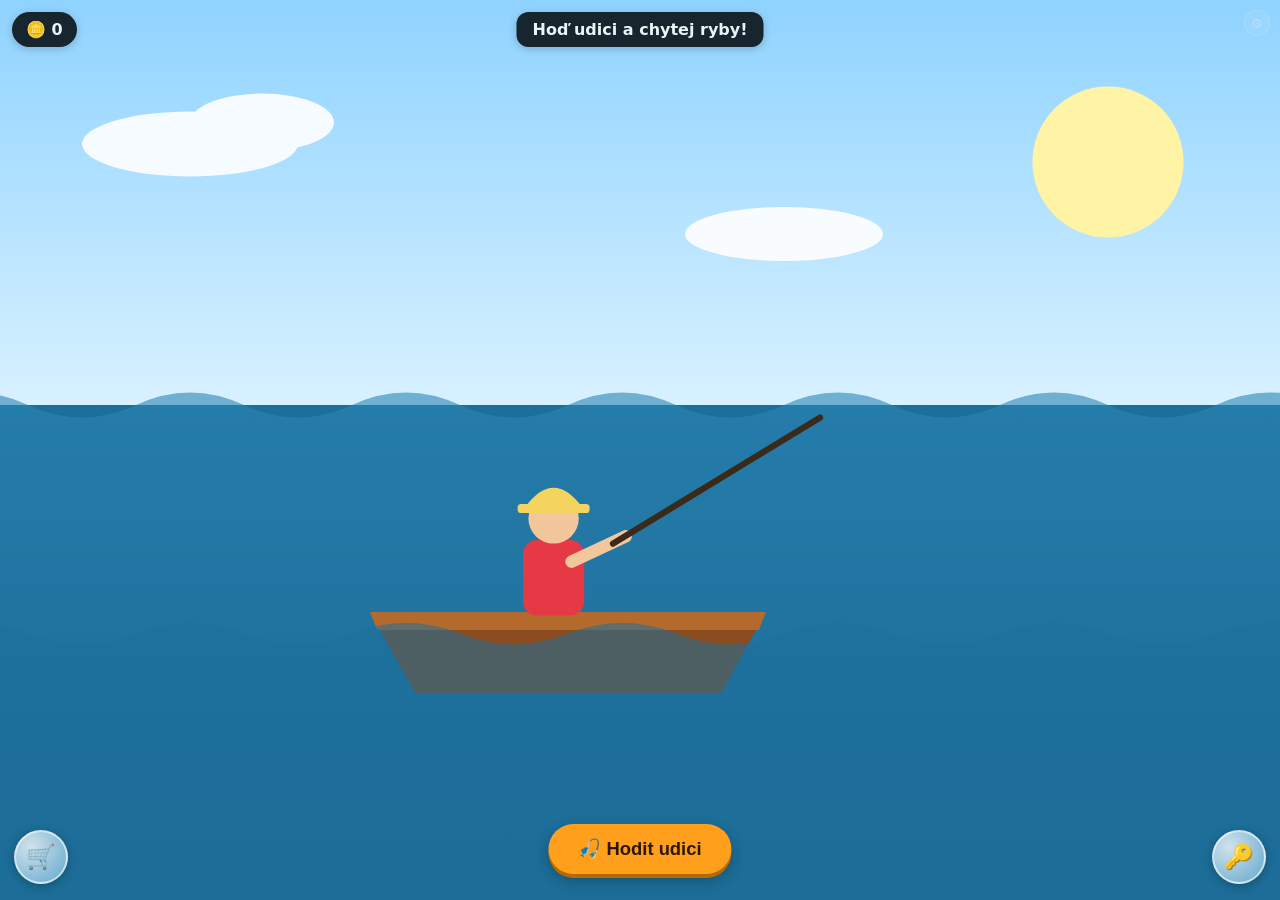
<file: rybareni/index.html>
<!DOCTYPE html>
<html lang="cs">
<head>
<meta charset="utf-8">
<meta name="viewport" content="width=device-width, initial-scale=1, viewport-fit=cover">
<title>Rybář – minihra</title>
<script>
/* Když chybí některý soubor (CSS/JS), ukáže se červený pruh s názvem */
window.addEventListener("error",function(e){var t=e.target;if(t&&t!==window&&(t.src||t.href)){var n=(t.src||t.href).split("/").pop();var d=document.createElement("div");d.style.cssText="position:fixed;z-index:9999;left:0;right:0;top:0;padding:12px;background:#b00020;color:#fff;font:600 14px system-ui,sans-serif;text-align:center";d.textContent="Chybí soubor „"+n+"“. Rozbal celou složku, nech všechny soubory pohromadě a otevři index.html.";(document.body||document.documentElement).appendChild(d)}},true);
</script>
<link rel="stylesheet" href="tokeny.css">
<link rel="stylesheet" href="rybareni.css">
</head>
<body>
<div id="rgb"></div>
<div id="site">
<div id="game">
<svg id="scene" viewBox="0 0 800 500" preserveAspectRatio="xMidYMid slice">
  <circle cx="660" cy="90" r="42" fill="#fff3a6"/>
  <g fill="#fff" opacity=".9"><ellipse cx="150" cy="80" rx="60" ry="18"/><ellipse cx="190" cy="68" rx="40" ry="16"/><ellipse cx="480" cy="130" rx="55" ry="15"/></g>
  <g class="wave"><path d="M-120 225 q30 -14 60 0 t60 0 t60 0 t60 0 t60 0 t60 0 t60 0 t60 0 t60 0 t60 0 t60 0 t60 0 t60 0 t60 0 t60 0 t60 0 V500 H-120Z" fill="#2a86b5" opacity=".6"/></g>
  <g id="boatg">
    <path d="M250 340 H470 L445 385 H275Z" fill="#8a4b1f"/><path d="M250 340 H470 L466 350 H254Z" fill="#b46a2c"/>
    <rect x="335" y="300" width="34" height="42" rx="8" fill="#e63946"/>
    <circle cx="352" cy="288" r="14" fill="#f2c79b"/>
    <path d="M336 282 q16 -22 32 0z" fill="#f4d35e"/><rect x="332" y="280" width="40" height="5" rx="2" fill="#f4d35e"/>
    <path d="M362 312 L392 298" stroke="#f2c79b" stroke-width="7" stroke-linecap="round"/>
    <path d="M385 302 L500 232" stroke="#3b2a1a" stroke-width="3.5" stroke-linecap="round"/>
  </g>
  <path id="line" d="" stroke="#fff" stroke-width="1.5" fill="none" opacity=".9"/>
  <g id="bobG" style="display:none"><g id="bob"><circle cx="0" cy="0" r="8" fill="#fff"/><path d="M-8 0a8 8 0 0 1 16 0z" fill="#e63946"/></g></g>
  <g class="wave b"><path d="M-120 352 q30 -12 60 0 t60 0 t60 0 t60 0 t60 0 t60 0 t60 0 t60 0 t60 0 t60 0 t60 0 t60 0 t60 0 t60 0 t60 0 t60 0 V500 H-120Z" fill="#1c6f9c"/></g>
</svg>
<div class="hud">🪙 <span id="tok">0</span></div>
<div class="status" id="status">Hoď udici a chytej ryby!</div>
<button id="act">🎣 Hodit udici</button>
<div id="catch"><div class="e" id="ce"></div><div class="n" id="cn"></div><div class="r" id="cr"></div><div id="ct" style="margin-top:6px;font-weight:700"></div></div>

<button class="bubble" id="shopB" title="Obchod">🛒</button>
<div class="pop" id="shop">
  <h3>🛒 Obchod s kódem</h3>
  <p>Kupuj znaky tajného kódu postupně. Kód pak zadej v bublině vpravo dole.</p>
  <div class="slots" id="slots"></div>
  <button class="buy" id="buy"></button>
</div>
<button class="bubble" id="keyB" title="Zadat kód">🔑</button>
<div class="pop" id="keyP">
  <h3>🔑 Zadej kód</h3>
  <input id="code" maxlength="12" autocomplete="off" placeholder="______">
  <p id="keyMsg">Potvrď klávesou Enter.</p>
  <button class="buy" id="ok">Odemknout</button>
</div>
</div>

<div id="menu">
  <h1>🌊 Hlavní menu</h1>
  <p class="sub">Gratuluji, hra se uzavřela a odemkl jsi menu!</p>
  <div id="who"><span id="whoName"></span><span id="whoTok">🪙 0</span></div>
  <div class="grid" id="grid"></div>
</div>

<div id="arcade"><div id="arcBar"><button id="arcBack">← Zpět do menu</button></div><iframe id="arcFrame" title="Arkády"></iframe></div>
<div id="aqua"><div id="aquaBar"><button id="aquaBack">← Zpět do menu</button></div><iframe id="aquaFrame" title="Akvárium"></iframe></div>
<div id="zomb"><div id="zombBar"><button id="zombBack">← Zpět do menu</button></div><iframe id="zombFrame" title="Zombie expedice"></iframe></div>
<div id="hwy"><div id="hwyBar"><button id="hwyBack">← Zpět do menu</button></div><iframe id="hwyFrame" title="Dálnice"></iframe></div>
<div id="piz"><div id="pizBar"><button id="pizBack">← Zpět do menu</button></div><iframe id="pizFrame" title="Pizzerie"></iframe></div>
<div id="ost"><div id="ostBar"><button id="ostBack">← Zpět do menu</button></div><iframe id="ostFrame" title="Ztroskotanec"></iframe></div>
<div id="upg"><div id="upgBar"><button id="upgBack">← Zpět do menu</button></div><iframe id="upgFrame" title="Vylepšení"></iframe></div>
<button id="admB" title="Admin">⚙</button>
<div id="adm">
  <div id="admLogin">
    <h3>⚙ Admin</h3>
    <input id="admPw" type="password" placeholder="Heslo" autocomplete="off">
    <div class="row"><button id="admGo">Přihlásit</button></div>
  </div>
  <div id="admTools" style="display:none">
    <h3>⚙ Admin panel</h3>
    <small>Tokeny 🪙 (měna vylepšení) – máš: <b id="admTok">0</b></small>
    <input id="admNum" type="number" value="1000">
    <div class="row"><button id="aAdd">Přidat</button><button id="aSet">Nastavit</button></div>
    <div class="row"><button class="aQ" data-n="100">+100</button><button class="aQ" data-n="1000">+1 000</button><button class="aQ" data-n="10000">+10 000</button></div>
    <div class="row"><button id="aUpAll">Odemknout vše ve vylepšení</button><button class="dng" id="aUpReset">Reset vylepšení</button></div>
    <small>Vynutit další úlovky</small>
    <select id="fsel"></select>
    <label><input type="checkbox" id="aInst"> Okamžité zabírání</label>
    <div class="row"><button id="aCode">Odemknout celý kód</button></div>
    <div class="row"><button id="aShow">Zobrazit kód</button><button id="aMenu">Do menu</button></div>
    <small>Akvárium</small>
    <div class="row"><button id="aAq">Přidat peníze do akvária (částka výše)</button></div>
    <small>Zombie expedice</small>
    <div class="row"><button id="aZ">Přidat peníze do zombie (částka výše)</button></div>
    <small>Dálnice</small>
    <div class="row"><button id="aHw">Přidat peníze do dálnice (částka výše)</button></div>
    <small>Pizzerie</small>
    <div class="row"><button id="aPz">Přidat peníze do pizzerie (částka výše)</button></div>
    <p id="aOut" style="margin:6px 0;font-weight:700"></p>
    <div class="row"><button class="dng" id="aReset">Reset postupu</button><button id="aOut2">Odhlásit</button></div>
  </div>
</div>

</div>
<script src="tokeny.js"></script>
<script src="rybareni.js"></script>
<script src="tema.js"></script>
</body>
</html>
</file>
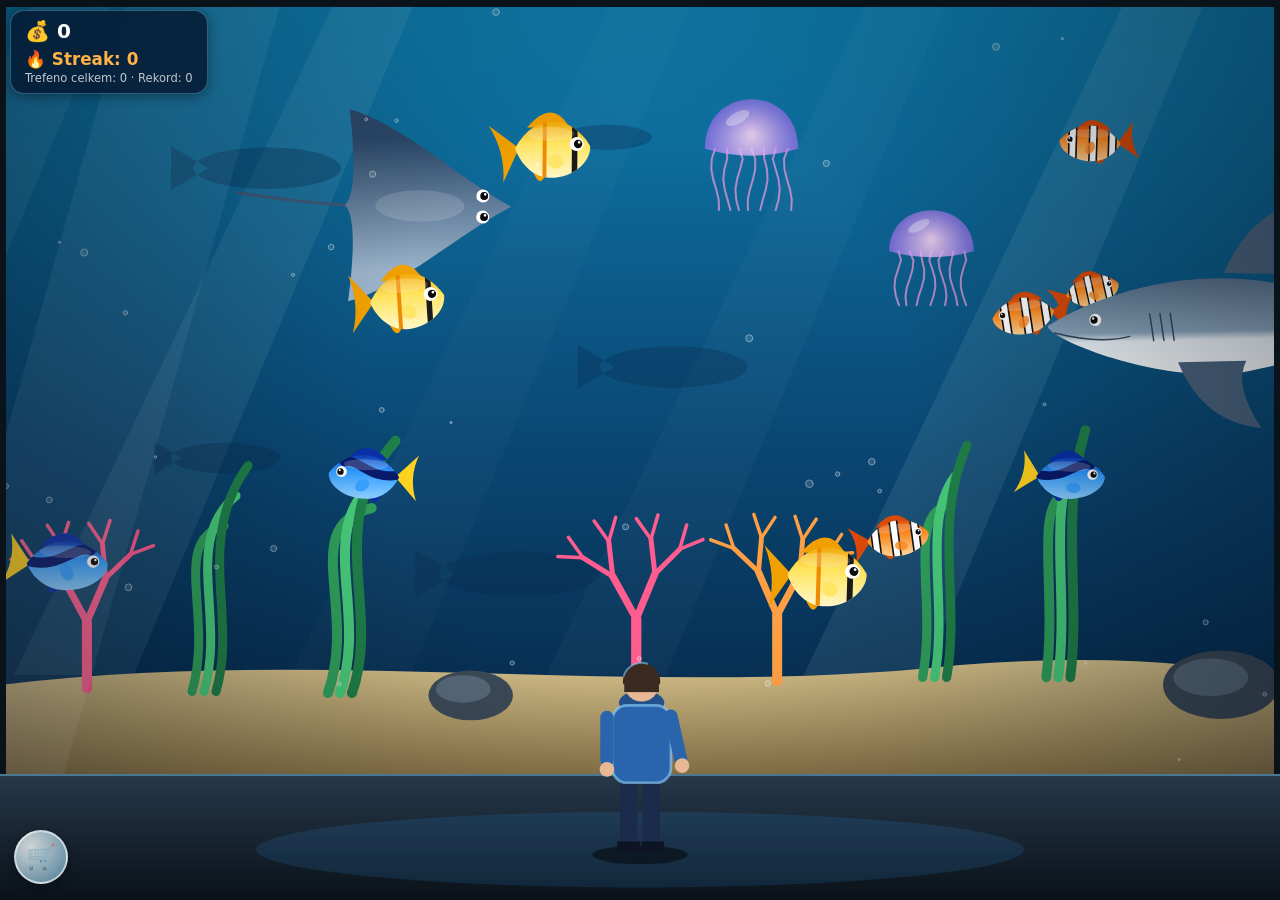
<file: rybareni/akvarium.html>
<!DOCTYPE html><html lang="cs"><head><meta charset="utf-8"><meta name="viewport" content="width=device-width,initial-scale=1,viewport-fit=cover"><title>Akvárium</title>
<link rel="stylesheet" href="akvarium.css"></head><body>
<canvas id="c"></canvas>
<div class="card" id="hud"><b>💰 <span id="money">0</span></b><div id="streak"></div><small id="stats"></small></div>
<div class="card" id="auto"><span id="autoT"></span><i id="autoBar"></i></div>
<div class="card" id="hint">Klikej na ryby! Čím delší streak, tím víc peněz.</div>
<button id="admB" title="Admin" style="display:none">⚙</button>
<div class="card" id="adm"><h3>🔧 Admin panel</h3><input id="admNum" type="number" value="1000"><div class="row"><button id="aAdd">Přidat peníze</button><button id="aSet">Nastavit</button></div><div class="row"><button id="aM1">+1 000</button><button id="aM2">+100 000</button></div><p id="aOut"></p></div>
<button id="shopB" title="Obchod">🛒</button>
<div class="card" id="shop"><h3>🛒 Obchod</h3><p><b>🤖 Auto-klikač</b> – 1 minuta samo klikání na ryby. Nákup prodlouží čas o další minutu.</p><p id="shopMsg"></p><button id="buy"></button></div>
<script src="tokeny.js"></script>
<script src="akvarium.js"></script></body></html>
</file>
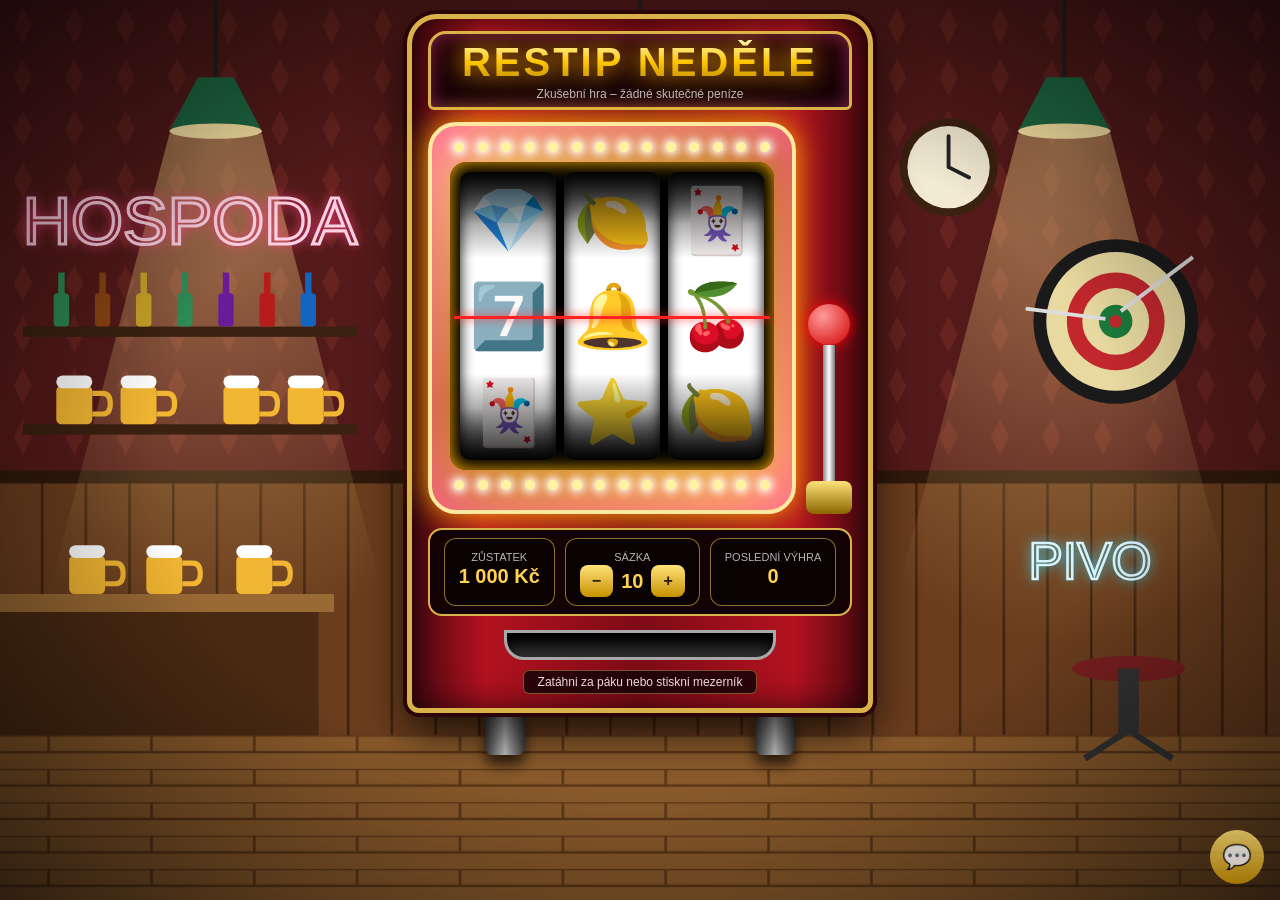
<file: rybareni/arkady.html>
<!DOCTYPE html><html lang="cs"><head><meta charset="utf-8"><meta name="viewport" content="width=device-width, initial-scale=1, viewport-fit=cover"><title>Restip Neděle</title>
<link rel="stylesheet" href="arkady.css"></head><body>
<div id="pub"><svg viewBox="0 0 1000 700" preserveAspectRatio="xMidYMid slice" xmlns="http://www.w3.org/2000/svg"><defs>
<pattern id="wp" width="40" height="40" patternUnits="userSpaceOnUse"><rect width="40" height="40" fill="#541a19"/><path d="M20 6l7 14-7 14-7-14z" fill="#67231f"/></pattern>
<pattern id="wd" width="34" height="12" patternUnits="userSpaceOnUse"><rect width="34" height="12" fill="#6a3d1d"/><rect width="2" height="12" fill="#3f220d"/></pattern>
<pattern id="fl" width="80" height="26" patternUnits="userSpaceOnUse"><rect width="80" height="26" fill="#8a5a2b"/><path d="M0 0H80M40 0V13M0 13H80" stroke="#5a3515" stroke-width="2"/></pattern>
<radialGradient id="cn" cx="50%" cy="0%" r="100%"><stop offset="0" stop-color="#ffd98a" stop-opacity=".5"/><stop offset="1" stop-color="#ffd98a" stop-opacity="0"/></radialGradient>
<radialGradient id="vg" cx="50%" cy="50%" r="75%"><stop offset=".5" stop-color="#000" stop-opacity="0"/><stop offset="1" stop-color="#000" stop-opacity=".75"/></radialGradient>
<filter id="gl" x="-20%" y="-50%" width="140%" height="200%"><feGaussianBlur stdDeviation="5"/></filter>
<g id="bt"><rect x="-6" y="-26" width="12" height="26" rx="3"/><rect x="-2.5" y="-42" width="5" height="18"/></g>
<g id="mg"><rect x="-14" y="-30" width="28" height="30" rx="4" fill="#f2b632"/><rect x="-14" y="-38" width="28" height="10" rx="5" fill="#fff"/><path d="M14-24h8q6 0 6 8t-6 8h-8" fill="none" stroke="#f2b632" stroke-width="4"/></g>
<g id="lp"><path d="M0 0V60" stroke="#222" stroke-width="3"/><path d="M-36 102L-14 60H14L36 102Z" fill="#1f6b43"/><ellipse cx="0" cy="102" rx="36" ry="6" fill="#ffe9a8"/></g>
</defs>
<rect width="1000" height="700" fill="url(#wp)"/><rect y="372" width="1000" height="200" fill="url(#wd)"/><rect y="366" width="1000" height="10" fill="#2f190b"/><rect y="572" width="1000" height="128" fill="url(#fl)"/>
<g id="lamps"><path d="M134 104L30 500H310L206 104Z" fill="url(#cn)" transform="translate(0,0)"/><path d="M464 104L360 560H640L536 104Z" fill="url(#cn)"/><path d="M794 104L690 500H970L866 104Z" fill="url(#cn)"/>
<use href="#lp" x="170"/><use href="#lp" x="500"/><use href="#lp" x="830"/></g>
<g class="neon" font-family="Impact,'Arial Black',sans-serif" font-size="52" text-anchor="middle"><text x="150" y="190" fill="#ff3d7f" filter="url(#gl)">HOSPODA</text><text x="150" y="190" fill="none" stroke="#ffd1e3" stroke-width="2.5">HOSPODA</text>
<text x="850" y="450" font-size="40" fill="#35d6ff" filter="url(#gl)">PIVO</text><text x="850" y="450" font-size="40" fill="none" stroke="#d6f6ff" stroke-width="2">PIVO</text></g>
<rect x="20" y="254" width="260" height="8" fill="#3b2110"/><rect x="20" y="330" width="260" height="8" fill="#3b2110"/>
<g><use href="#bt" x="50" y="254" fill="#2e8b57"/><use href="#bt" x="82" y="254" fill="#8b4513"/><use href="#bt" x="114" y="254" fill="#c9a227"/><use href="#bt" x="146" y="254" fill="#2e8b57"/><use href="#bt" x="178" y="254" fill="#6a1b9a"/><use href="#bt" x="210" y="254" fill="#b71c1c"/><use href="#bt" x="242" y="254" fill="#1565c0"/>
<use href="#mg" x="60" y="330"/><use href="#mg" x="110" y="330"/><use href="#mg" x="190" y="330"/><use href="#mg" x="240" y="330"/></g>
<circle cx="740" cy="130" r="38" fill="#3b2110"/><circle cx="740" cy="130" r="32" fill="#f3ead2"/><path d="M740 130V106M740 130L756 138" stroke="#222" stroke-width="3" stroke-linecap="round"/>
<g transform="translate(870,250)"><circle r="64" fill="#1a1a1a"/><circle r="54" fill="#e8d9a0"/><circle r="38" fill="#c1272d"/><circle r="26" fill="#e8d9a0"/><circle r="13" fill="#1b7a3b"/><circle r="5" fill="#c1272d"/><path d="M-70-10L-8-2M60-50L4-8" stroke="#ddd" stroke-width="3"/></g>
<rect x="0" y="470" width="250" height="102" fill="#4a2a12"/><rect x="0" y="462" width="262" height="14" fill="#9a6a34"/><use href="#mg" x="70" y="462"/><use href="#mg" x="130" y="462"/><use href="#mg" x="200" y="462"/>
<ellipse cx="880" cy="520" rx="44" ry="10" fill="#7a1f1f"/><rect x="872" y="520" width="16" height="50" fill="#333"/><path d="M846 590L880 568L914 590" stroke="#333" stroke-width="5" fill="none"/>
<rect width="1000" height="700" fill="url(#vg)"/></svg>
</div>
<div class="cab"><div class="sign"><h1>RESTIP NEDĚLE</h1><div class="demo">Zkušební hra – žádné skutečné peníze</div></div>
<div class="stage"><div class="machine" id="mach"><div class="bulbs" id="b1"></div>
<div class="reels"><div class="reel"></div><div class="reel"></div><div class="reel"></div><div class="line"></div></div>
<div class="bulbs" id="b2" style="margin:10px 4px 0"></div></div>
<div class="lever" id="lev"><div class="ball"></div><div class="stick"></div><div class="base"></div></div></div>
<div class="hud"><div class="box"><small>ZŮSTATEK</small><b id="bal"></b></div>
<div class="box"><small>SÁZKA</small><div class="bet"><button id="m">−</button><b id="bet"></b><button id="p">+</button></div></div>
<div class="box"><small>POSLEDNÍ VÝHRA</small><b id="win">0</b></div><div class="box" id="fbox" style="display:none"><small>ZDARMA</small><b id="fr"></b></div></div>
<div class="tray"></div><div class="plate">Zatáhni za páku nebo stiskni mezerník</div></div>
<div class="legs"><i></i><i></i></div>
<div id="banner"></div><div id="fx"></div>
<button id="bub">💬</button><div id="bbox"><input id="pw" placeholder="napiš zprávu…" autocomplete="off"></div>
<div id="admin"><h2>🔧 Admin panel</h2>
<div class="row"><input id="amt" type="number" value="10000"><button onclick="addM(+$('amt').value)">Přidat peníze</button></div>
<div class="row"><button onclick="addM(1000)">+1 000</button><button onclick="addM(100000)">+100 000</button><button onclick="bal=1000;upd()">Reset</button></div>
<h3>Vyzkoušet efekt výhry</h3>
<div class="row"><button onclick="tw(2500)">2 500 🪙</button><button onclick="tw(5000)">5 000 ✈️</button><button onclick="tw(10000)">10 000 tanky</button><button onclick="tw(20000)">20 000 mrakodrap</button></div>
<div class="row"><button onclick="startBonus()">🃏 Spustit bonus</button><button onclick="$('admin').classList.remove('on')">Zavřít</button></div></div>
<script src="tokeny.js"></script>
<script src="arkady.js"></script></body></html>
</file>
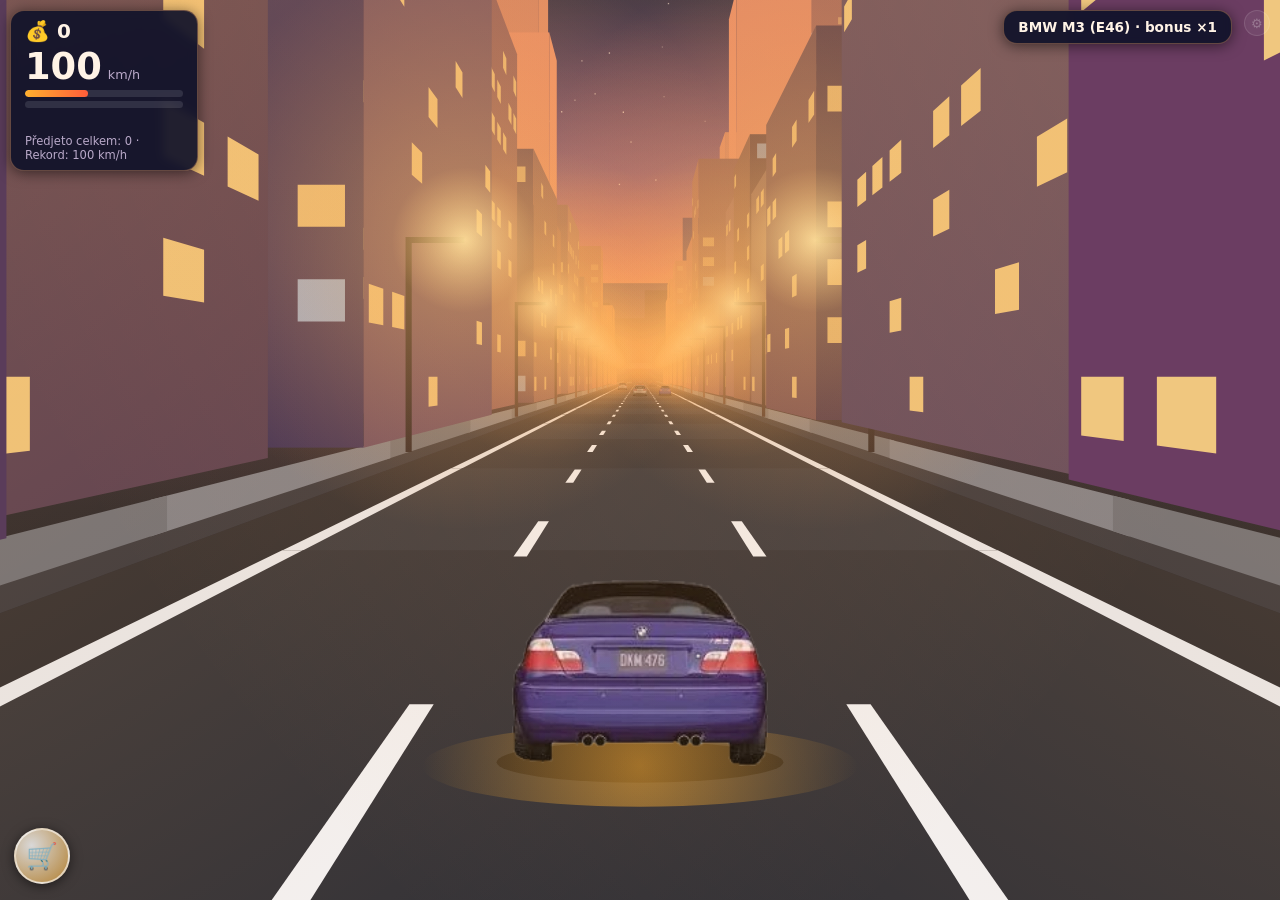
<file: rybareni/dalnice.html>
<!DOCTYPE html><html lang="cs"><head><meta charset="utf-8">
<meta name="viewport" content="width=device-width,initial-scale=1,viewport-fit=cover">
<title>Dálnice</title>
<link rel="stylesheet" href="dalnice.css"></head><body>
<canvas id="c"></canvas>

<div class="card" id="hud">
  <b class="money">💰 <span id="money">0</span></b>
  <div id="spdRow"><span id="spd">0</span><small>km/h</small></div>
  <div class="bar"><i id="spdBar"></i></div>
  <div class="bar nit"><i id="nitBar"></i></div>
  <div id="combo"></div>
  <small id="stats"></small>
</div>
<div class="card" id="carName"></div>
<div class="card" id="hint">Klikej na dálnici – přidáváš plyn. Auto samo hledá volný pruh.</div>

<button class="bubble" id="shopB" title="Obchod s auty">🛒</button>
<div class="card" id="shop">
  <h3>🛒 Obchod s auty</h3>
  <p class="note">Nejvyšší rychlost a zrychlení 0–100 jsou údaje výrobců. Výdělek za předjetí je herní bonus. Hra se při otevřeném obchodě zastaví.</p>
  <div id="items"></div>
</div>

<button id="admB" title="Admin">⚙</button>
<div class="card" id="adm">
  <div id="admLogin">
    <h3>⚙ Admin</h3>
    <input id="admPw" type="password" placeholder="Heslo" autocomplete="off">
    <div class="row"><button id="admGo">Přihlásit</button></div>
  </div>
  <div id="admTools" style="display:none">
    <h3>⚙ Admin panel</h3>
    <small>Peníze</small>
    <input id="admNum" type="number" value="10000">
    <div class="row"><button id="aAdd">Přidat</button><button id="aSet">Nastavit</button></div>
    <small>Auto</small>
    <select id="aCar"></select>
    <div class="row"><button id="aDrive">Nasednout</button><button id="aAll">Odemknout všechna</button></div>
    <label><input type="checkbox" id="aNit"> Plný plyn pořád</label>
    <p id="aOut"></p>
    <div class="row"><button class="dng" id="aReset">Reset postupu</button><button id="aOut2">Odhlásit</button></div>
  </div>
</div>

<script src="tokeny.js"></script>
<script src="dalnice-img.js"></script>
<script src="dalnice.js"></script>
</body></html>
</file>
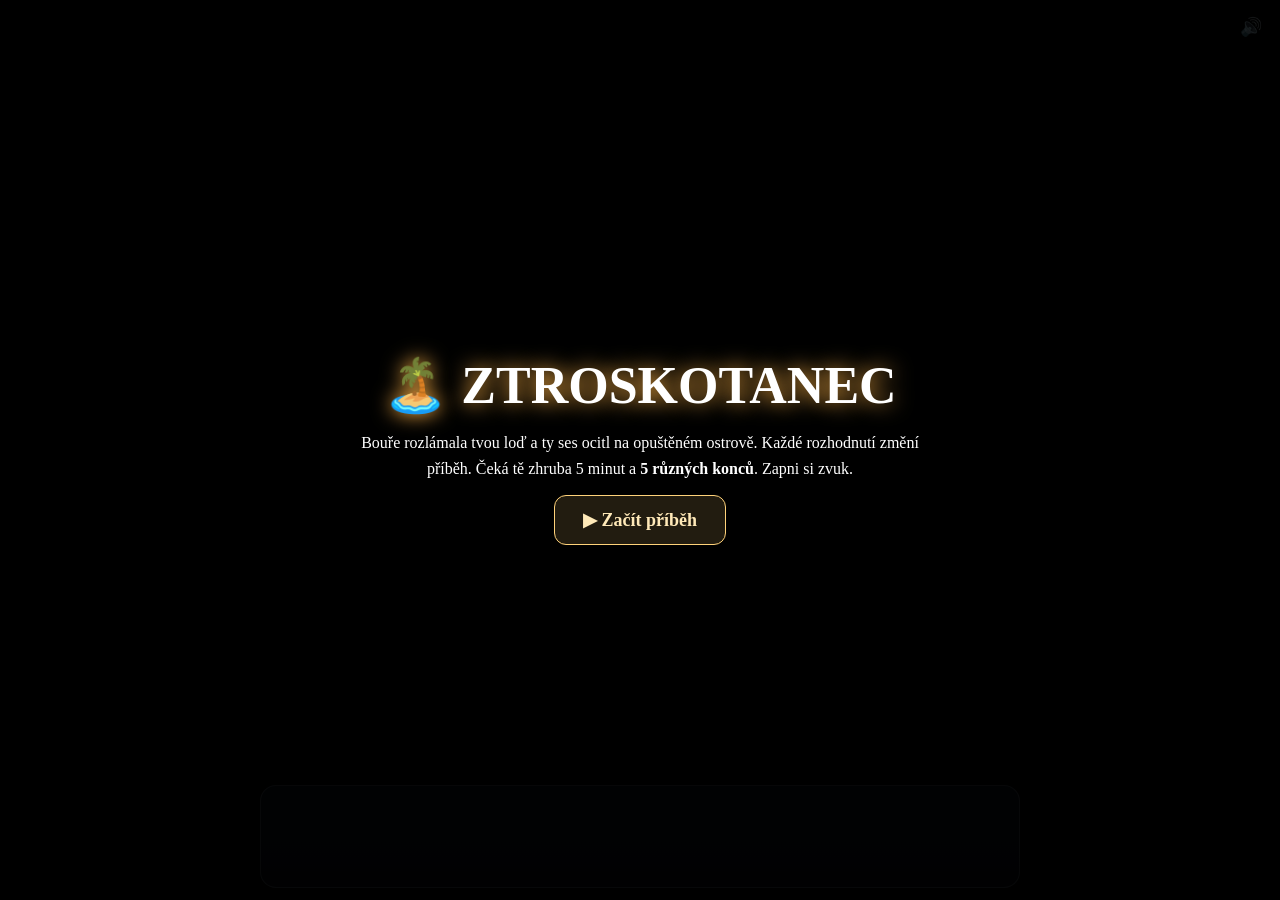
<file: rybareni/ostrov.html>
<!DOCTYPE html><html lang="cs"><head><meta charset="utf-8">
<meta name="viewport" content="width=device-width,initial-scale=1,viewport-fit=cover">
<title>Ztroskotanec</title>
<link rel="stylesheet" href="ostrov.css"></head><body>
<div id="stage"></div>
<div id="rain"></div><div id="flash"></div>
<div id="top"><span id="prog"></span><button id="snd" title="Zvuk">🔊</button></div>
<div id="box"><div id="txt"></div><div id="ch"></div></div>
<div class="ov show" id="start"><h1>🏝️ ZTROSKOTANEC</h1><p>Bouře rozlámala tvou loď a ty ses ocitl na opuštěném ostrově. Každé rozhodnutí změní příběh. Čeká tě zhruba 5 minut a <b>5 různých konců</b>. Zapni si zvuk.</p><button id="go">▶ Začít příběh</button></div>
<div class="ov" id="end"><small id="eN"></small><h1 id="eT"></h1><p id="eP"></p><div id="eF"></div><button id="again">↺ Hrát znovu</button></div>
<script src="ostrov.js"></script></body></html>
</file>
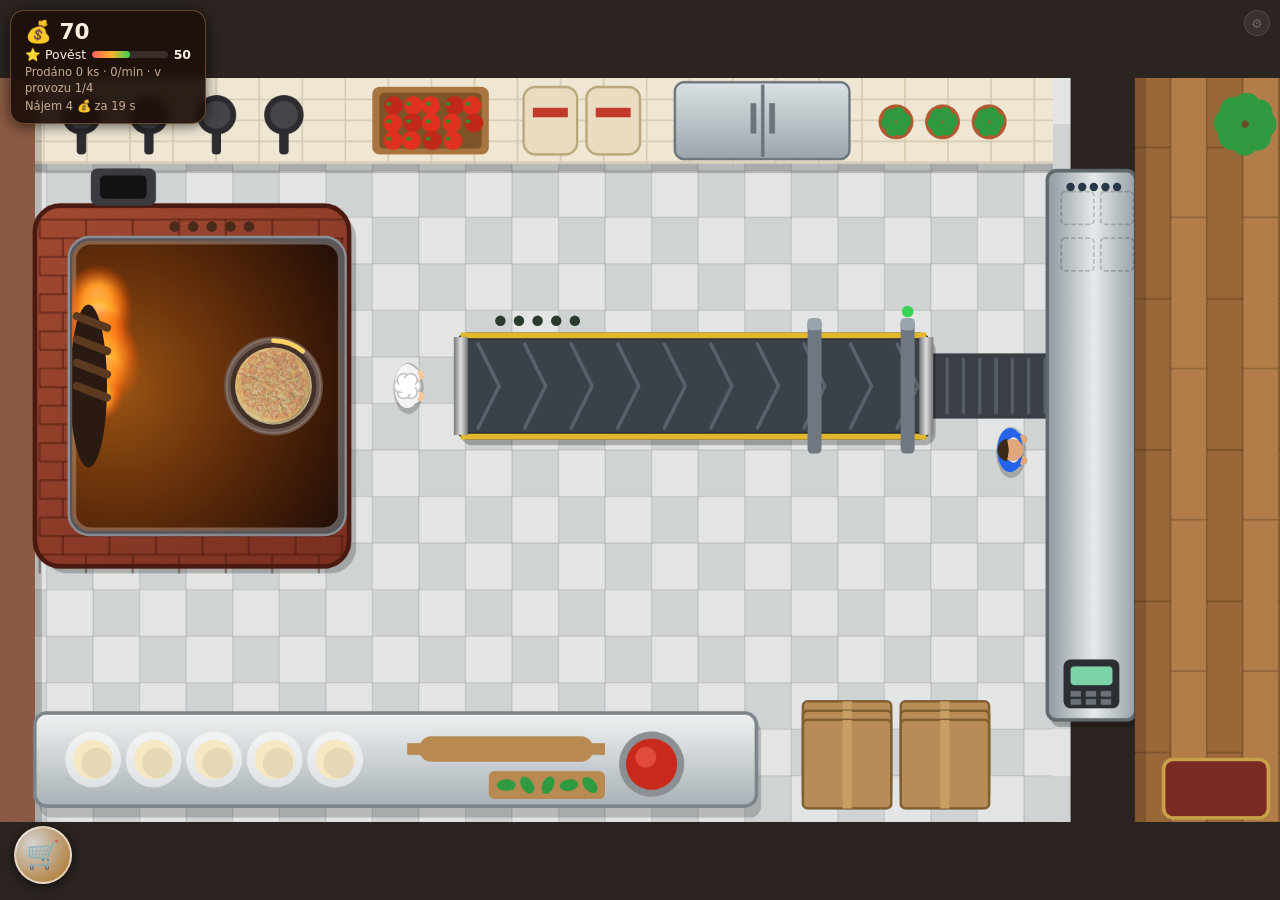
<file: rybareni/pizza.html>
<!DOCTYPE html><html lang="cs"><head><meta charset="utf-8">
<meta name="viewport" content="width=device-width,initial-scale=1,viewport-fit=cover">
<title>Pizzerie</title>
<link rel="stylesheet" href="pizza.css"></head><body>
<canvas id="c"></canvas>

<div class="card" id="hud">
  <b class="money">💰 <span id="money">0</span></b>
  <div class="rep"><span>⭐ Pověst</span><div class="bar"><i id="repBar"></i></div><em id="repTxt">50</em></div>
  <small id="stats"></small>
  <small id="rent"></small>
</div>
<div id="toast"></div>
<div class="card" id="hint">Pec peče → kuchař dává na pás → pás vozí do krabice → prodavač prodává. Vylepšuj v 🛒 a hlídej úzké hrdlo!</div>

<button class="bubble" id="shopB" title="Obchod / vylepšení">🛒</button>
<div class="card" id="shop">
  <div id="tabs">
    <button data-tab="oven" class="on">🔥 Pec</button>
    <button data-tab="belt">📦 Pás</button>
    <button data-tab="sell">🧑‍💼 Prodavač</button>
    <button data-tab="pizza">🍕 Pizzy</button>
  </div>
  <div id="flow"></div>
  <div id="list"></div>
</div>

<button id="admB" title="Admin">⚙</button>
<div class="card" id="adm">
  <div id="admLogin">
    <h3>⚙ Admin</h3>
    <input id="admPw" type="password" placeholder="Heslo" autocomplete="off">
    <div class="row"><button id="admGo">Přihlásit</button></div>
  </div>
  <div id="admTools" style="display:none">
    <h3>⚙ Admin panel</h3>
    <small>Peníze</small>
    <input id="admNum" type="number" value="10000">
    <div class="row"><button id="aAdd">Přidat</button><button id="aSet">Nastavit</button></div>
    <div class="row"><button id="aUnl">Odemknout všechny pizzy</button></div>
    <div class="row"><button id="aMax">Vše na maximum</button><button id="aRep">Pověst 100</button></div>
    <small>Rychlost hry</small>
    <select id="aSpd"><option value="1">×1 (normální)</option><option value="3">×3</option><option value="8">×8</option></select>
    <label><input type="checkbox" id="aFree"> Suroviny zdarma</label>
    <label><input type="checkbox" id="aNoRent"> Bez nájmu</label>
    <p id="aOut"></p>
    <div class="row"><button class="dng" id="aReset">Reset postupu</button><button id="aOut2">Odhlásit</button></div>
  </div>
</div>

<script src="tokeny.js"></script>
<script src="pizza-img.js"></script>
<script src="pizza.js"></script>
</body></html>
</file>
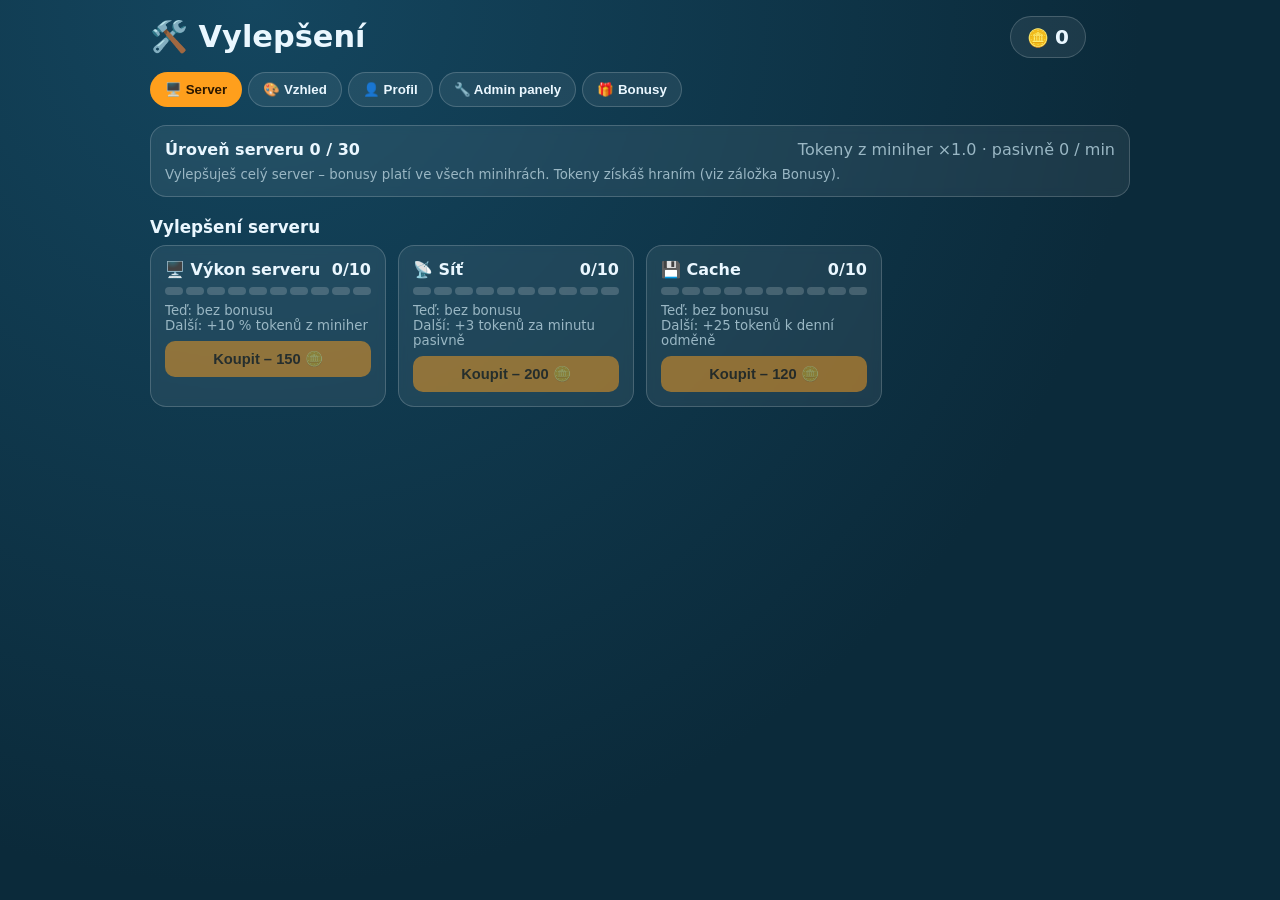
<file: rybareni/vylepseni.html>
<!DOCTYPE html>
<html lang="cs" data-theme="dark">
<head>
<meta charset="utf-8">
<meta name="viewport" content="width=device-width, initial-scale=1, viewport-fit=cover">
<title>Vylepšení</title>
<link rel="stylesheet" href="tokeny.css">
<link rel="stylesheet" href="vylepseni.css">
</head>
<body>
<header>
  <h1>🛠️ Vylepšení</h1>
  <div class="bal" title="Tokeny získáš v minihrách">🪙 <b id="bal">0</b></div>
</header>
<nav id="tabs">
  <button data-tab="srv">🖥️ Server</button>
  <button data-tab="look">🎨 Vzhled</button>
  <button data-tab="prof">👤 Profil</button>
  <button data-tab="adm">🔧 Admin panely</button>
  <button data-tab="bonus">🎁 Bonusy</button>
</nav>
<main id="view"></main>
<div id="toast"></div>
<script src="tokeny.js"></script>
<script src="vylepseni.js"></script>
</body>
</html>
</file>
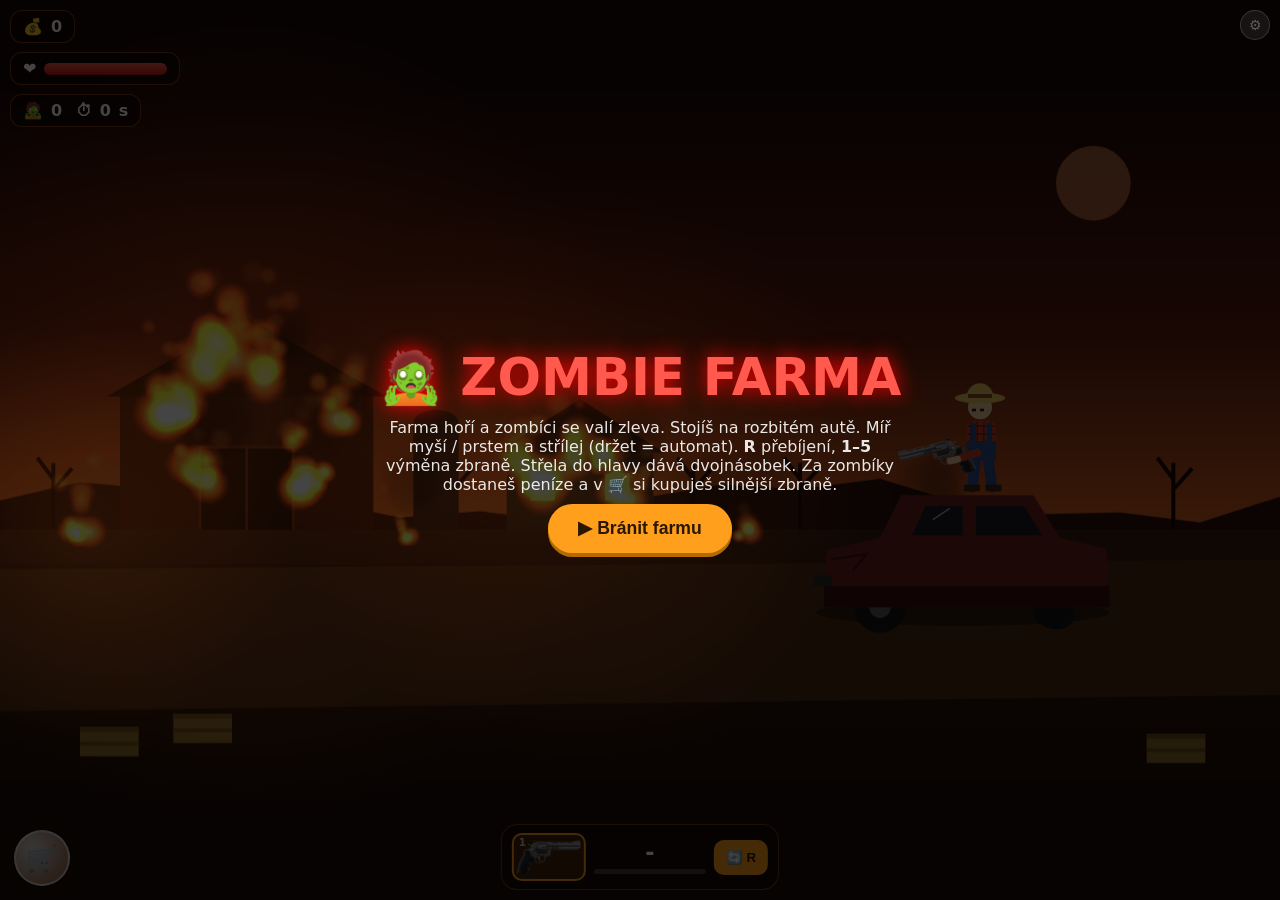
<file: rybareni/zombie.html>
<!DOCTYPE html>
<html lang="cs"><head><meta charset="utf-8">
<meta name="viewport" content="width=device-width,initial-scale=1,viewport-fit=cover">
<title>Zombie farma</title>
<link rel="stylesheet" href="zombie.css"></head><body>
<canvas id="cv"></canvas>
<div id="flash"></div>
<div class="card" id="c1">💰 <span id="money">0</span></div>
<div class="card" id="c2">❤️ <div class="hp"><i id="hpF"></i></div></div>
<div class="card" id="c3">🧟 <span id="kills">0</span> &nbsp;⏱ <span id="tm">0</span> s</div>
<div id="boss"><div class="bn">☠ ZOMBIE BOSS ☠</div><div class="bt"><i id="bossF"></i></div><small id="bossT"></small><small id="bossN" style="display:none"></small></div>
<div id="banner"></div>
<div id="bar"><div id="slots" style="display:flex;gap:6px"></div><div id="ammo"><big id="am">-</big><div id="rl"><i id="rlF"></i></div></div><button id="rb">🔄 R</button></div>
<button class="bubble" id="shopB" title="Obchod se zbraněmi">🛒</button>
<div id="shop"><h3>🛒 Obchod se zbraněmi</h3><p class="note">Hra se při otevřeném obchodě zastaví. Údaje o kadenci jsou reálné (přibližně), poškození je herní (zombie má 100 životů).</p><div id="items"></div></div>
<button id="admB" title="Admin">⚙</button>
<div id="adm">
  <div id="admLogin">
    <h3>⚙ Admin</h3>
    <input id="admPw" type="password" placeholder="Heslo" autocomplete="off">
    <div class="row"><button id="admGo">Přihlásit</button></div>
  </div>
  <div id="admTools" style="display:none">
    <h3>⚙ Admin panel</h3>
    <small>Peníze</small>
    <input id="admNum" type="number" value="1000">
    <div class="row"><button id="aAdd">Přidat</button><button id="aSet">Nastavit</button></div>
    <small>Další</small>
    <div class="row"><button id="aAll">Odemknout všechny zbraně</button></div>
    <div class="row"><button id="aHeal">Vyléčit</button><button id="aBoss">Přivolat bosse</button></div>
    <div class="row"><button id="aOff">Odhlásit</button></div>
    <p id="admOut"></p>
  </div>
</div>
<div class="ov show" id="start"><h1>🧟 ZOMBIE FARMA</h1><p>Farma hoří a zombíci se valí zleva. Stojíš na rozbitém autě. Míř myší / prstem a střílej (držet = automat). <b>R</b> přebíjení, <b>1–5</b> výměna zbraně. Střela do hlavy dává dvojnásobek. Za zombíky dostaneš peníze a v 🛒 si kupuješ silnější zbraně.</p><button id="go">▶ Bránit farmu</button></div>
<div class="ov" id="over"><h1>💀 Převálcovali tě</h1><p id="ovT"></p><button id="again">Hrát znovu</button></div>
<script src="tokeny.js"></script>
<script src="zombie-img.js"></script>
<script src="zombie.js"></script></body></html>
</file>
<file: rybareni/tokeny.css>
/* tokeny.css – styly jmen (zlaté, platinové, diamantové, duhové); načítá index.html a vylepseni.html */
.vy-nm{font-weight:800;letter-spacing:.02em}
.vy-nm-gold{background:linear-gradient(90deg,#b8860b,#ffd700,#fff3a6,#ffd700,#b8860b);background-size:200% 100%;-webkit-background-clip:text;background-clip:text;color:transparent;animation:vyShine 3s linear infinite;filter:drop-shadow(0 0 4px #ffd70088)}
.vy-nm-plat{background:linear-gradient(90deg,#9aa7b3,#f2f6fa,#c4ced8,#ffffff,#9aa7b3);background-size:200% 100%;-webkit-background-clip:text;background-clip:text;color:transparent;animation:vyShine 4s linear infinite;filter:drop-shadow(0 0 4px #cfe3f588)}
.vy-nm-dia{background:linear-gradient(90deg,#00c6ff,#7df9ff,#e0ffff,#38d9ff,#00c6ff);background-size:200% 100%;-webkit-background-clip:text;background-clip:text;color:transparent;animation:vyShine 2s linear infinite;filter:drop-shadow(0 0 6px #38d9ffcc)}
.vy-nm-rain{background:linear-gradient(90deg,#ff0040,#ff9a00,#f7e600,#00e05a,#00b7ff,#8a2be2,#ff0040);background-size:300% 100%;-webkit-background-clip:text;background-clip:text;color:transparent;animation:vyShine 4s linear infinite}
@keyframes vyShine{to{background-position:200% 0}}
@media (prefers-reduced-motion:reduce){.vy-nm{animation:none!important}}
</file>
<file: rybareni/rybareni.css>
:root{--panel:#fffdf7;--ink:#14323f;--accent:#ff9f1c;--muted:#6b7f88;box-sizing:border-box;padding-top:env(safe-area-inset-top,0px);padding-bottom:env(safe-area-inset-bottom,0px)}
@media (prefers-color-scheme:dark){:root:not([data-theme="light"]){--panel:#17262e;--ink:#e8f4f8;--muted:#8fa7b1}}
:root[data-theme="dark"]{--panel:#17262e;--ink:#e8f4f8;--muted:#8fa7b1}
*{box-sizing:border-box}
html,body{height:100%;margin:0;overflow:hidden;background:#0b2a3a;font-family:system-ui,-apple-system,"Segoe UI",Roboto,sans-serif;color:var(--ink)}
#game{position:fixed;inset:0;background:linear-gradient(#8fd3ff 0%,#d8f1ff 45%,#1c6f9c 45%,#0b3f63 100%)}
svg#scene{position:absolute;inset:0;width:100%;height:100%}
.wave{animation:drift 7s linear infinite}.wave.b{animation-duration:11s;animation-direction:reverse;opacity:.55}
@keyframes drift{to{transform:translateX(-120px)}}
#boatg{animation:bob 3s ease-in-out infinite;transform-origin:350px 350px}
@keyframes bob{50%{transform:translateY(4px) rotate(1deg)}}
#bob.dip{animation:dip .25s ease-in-out infinite}
@keyframes dip{50%{transform:translateY(14px)}}
.hud{position:absolute;top:calc(env(safe-area-inset-top,0px) + 12px);left:12px;background:var(--panel);padding:8px 14px;border-radius:999px;font-weight:700;box-shadow:0 2px 8px #0003}
.status{position:absolute;top:calc(env(safe-area-inset-top,0px) + 12px);left:50%;transform:translateX(-50%);background:var(--panel);padding:8px 16px;border-radius:12px;font-weight:600;box-shadow:0 2px 8px #0003;max-width:60%;text-align:center}
#act{position:absolute;left:50%;bottom:calc(env(safe-area-inset-bottom,0px) + 26px);transform:translateX(-50%);font-size:1.15rem;font-weight:800;padding:14px 30px;border:0;border-radius:999px;background:var(--accent);color:#2b1700;cursor:pointer;box-shadow:0 4px 0 #b36a00,0 6px 14px #0004}
#act:active{transform:translateX(-50%) translateY(3px);box-shadow:0 1px 0 #b36a00}
#act.bite{background:#ff4d4d;color:#fff;box-shadow:0 4px 0 #a11;animation:pulse .3s infinite alternate}
@keyframes pulse{to{transform:translateX(-50%) scale(1.07)}}
#catch{position:absolute;left:50%;top:38%;transform:translate(-50%,-50%) scale(.6);background:var(--panel);padding:18px 28px;border-radius:18px;text-align:center;opacity:0;pointer-events:none;transition:.25s;box-shadow:0 10px 30px #0006;border:3px solid var(--c,#999)}
#catch.show{opacity:1;transform:translate(-50%,-50%) scale(1)}
#catch .e{font-size:3.4rem}#catch .n{font-weight:800;font-size:1.3rem}#catch .r{font-size:.85rem;color:var(--c);font-weight:700;text-transform:uppercase;letter-spacing:.06em}
#catch.rare{box-shadow:0 0 40px var(--c),0 10px 30px #0006}
.bubble{position:absolute;bottom:calc(env(safe-area-inset-bottom,0px) + 16px);width:54px;height:54px;border-radius:50%;border:2px solid #fff9;background:radial-gradient(circle at 30% 30%,#ffffffcc,#9fdcff88);font-size:1.5rem;cursor:pointer;box-shadow:0 2px 10px #0004;animation:float 4s ease-in-out infinite}
#shopB{left:14px}#keyB{right:14px;animation-delay:-2s}
@keyframes float{50%{transform:translateY(-6px)}}
.pop{position:absolute;bottom:calc(env(safe-area-inset-bottom,0px) + 82px);width:min(300px,calc(100% - 28px));background:var(--panel);border-radius:16px;padding:14px;box-shadow:0 8px 28px #0006;display:none}
.pop.open{display:block}#shop{left:14px}#keyP{right:14px}
.pop h3{margin:0 0 8px}.pop p{margin:6px 0;font-size:.9rem;color:var(--muted)}
.slots{display:flex;gap:6px;margin:10px 0}
.slot{flex:1;height:42px;border-radius:8px;background:#0001;display:grid;place-items:center;font-size:1.3rem;font-weight:800;border:2px dashed var(--muted)}
.slot.on{border-style:solid;border-color:var(--accent);background:#ff9f1c33}
.pop button.buy{width:100%;padding:10px;border:0;border-radius:10px;background:var(--accent);font-weight:700;cursor:pointer;color:#2b1700}
.pop button.buy:disabled{opacity:.45;cursor:not-allowed}
#code{width:100%;padding:10px;border-radius:10px;border:2px solid var(--muted);background:transparent;color:var(--ink);font-size:1.1rem;letter-spacing:.2em;text-transform:uppercase;text-align:center}
#code.bad{animation:shake .35s;border-color:#e33}
@keyframes shake{25%{transform:translateX(-7px)}75%{transform:translateX(7px)}}
#menu{position:fixed;inset:0;display:none;overflow:auto;padding:calc(env(safe-area-inset-top,0px) + 28px) 20px 40px;background:radial-gradient(circle at 20% 0%,#1d5f86,#0b2a3a 60%);color:#eaf7ff}
#menu.show{display:block;animation:fade .8s}
@keyframes fade{from{opacity:0}}
#menu h1{text-align:center;margin:10px 0 4px;font-size:clamp(1.8rem,5vw,3rem)}
#menu .sub{text-align:center;opacity:.75;margin:0 0 26px}
.grid{max-width:980px;margin:0 auto;display:grid;grid-template-columns:repeat(auto-fill,minmax(200px,1fr));gap:16px}
.tile{position:relative;min-height:150px;border-radius:18px;background:#ffffff14;border:1px solid #ffffff30;display:flex;flex-direction:column;align-items:center;justify-content:center;gap:8px;padding:16px;text-align:center;backdrop-filter:blur(4px)}
.tile .i{font-size:2.4rem;filter:grayscale(.6)}.tile b{font-size:1.05rem}
.tile span{font-size:.75rem;padding:3px 10px;border-radius:999px;background:var(--accent);color:#2b1700;font-weight:800;text-transform:uppercase;letter-spacing:.05em}
#admB{position:fixed;top:calc(env(safe-area-inset-top,0px) + 10px);right:10px;width:26px;height:26px;padding:0;border-radius:50%;border:1px solid #fff7;background:#ffffff33;color:#fff;font-size:.8rem;opacity:.3;cursor:pointer;z-index:100}
#admB:hover{opacity:1}
#adm{position:fixed;top:calc(env(safe-area-inset-top,0px) + 44px);right:10px;width:min(300px,calc(100% - 20px));max-height:calc(100% - 70px);overflow:auto;background:var(--panel);color:var(--ink);border-radius:14px;padding:14px;box-shadow:0 8px 28px #0007;display:none;z-index:100}
#adm.open{display:block}
#adm h3{margin:0 0 8px}#adm small{color:var(--muted)}
#adm input,#adm select{width:100%;padding:8px;margin:4px 0;border-radius:8px;border:2px solid var(--muted);background:var(--panel);color:var(--ink);font-size:.95rem}
#adm button{flex:1;padding:8px 10px;margin:3px 0;border:0;border-radius:8px;background:var(--accent);color:#2b1700;font-weight:700;cursor:pointer}
#adm button.dng{background:#e5484d;color:#fff}
#adm .row{display:flex;gap:6px}#adm label{display:flex;gap:8px;align-items:center;margin:8px 0;font-size:.9rem}
#adm label input{width:auto;margin:0}
#admPw.bad{animation:shake .35s;border-color:#e33}
#arcade{position:fixed;inset:0;display:none;flex-direction:column;background:#12021f;z-index:50}
#arcade.show{display:flex}
#arcBar{display:flex;align-items:center;padding:calc(env(safe-area-inset-top,0px) + 6px) 10px 6px;background:#0b0114;border-bottom:1px solid #ffffff22}
#arcBack{padding:7px 14px;border:0;border-radius:999px;background:var(--accent);color:#2b1700;font-weight:800;cursor:pointer}
#arcFrame{flex:1;width:100%;border:0;background:#12021f}
.tile.link{cursor:pointer;transition:.15s}.tile.link:hover{transform:translateY(-3px);background:#ffffff24}
.tile.link .i{filter:none}.tile.link span{background:#39d353}
body.inArcade #admB,body.inArcade #adm{display:none!important}
#aqua{position:fixed;inset:0;display:none;flex-direction:column;background:#04152e;z-index:50}
#aqua.show{display:flex}
#aquaBar{display:flex;align-items:center;padding:calc(env(safe-area-inset-top,0px) + 6px) 10px 6px;background:#02101f;border-bottom:1px solid #ffffff22}
#aquaBack{padding:7px 14px;border:0;border-radius:999px;background:var(--accent);color:#2b1700;font-weight:800;cursor:pointer}
#aquaFrame{flex:1;width:100%;border:0;background:#04152e}
#zomb{position:fixed;inset:0;display:none;flex-direction:column;background:#140603;z-index:50}
#zomb.show{display:flex}
#zombBar{display:flex;align-items:center;padding:calc(env(safe-area-inset-top,0px) + 6px) 10px 6px;background:#0b0301;border-bottom:1px solid #ffffff22}
#zombBack{padding:7px 14px;border:0;border-radius:999px;background:var(--accent);color:#2b1700;font-weight:800;cursor:pointer}
#zombFrame{flex:1;width:100%;border:0;background:#140603}
#hwy{position:fixed;inset:0;display:none;flex-direction:column;background:#0c1847;z-index:50}
#hwy.show{display:flex}
#hwyBar{display:flex;align-items:center;padding:calc(env(safe-area-inset-top,0px) + 6px) 10px 6px;background:#070d2b;border-bottom:1px solid #ffffff22}
#hwyBack{padding:7px 14px;border:0;border-radius:999px;background:var(--accent);color:#2b1700;font-weight:800;cursor:pointer}
#hwyFrame{flex:1;width:100%;border:0;background:#0c1847}
body.ovl #menu{display:none}
#piz{position:fixed;inset:0;display:none;flex-direction:column;background:#2b2420;z-index:50}
#piz.show{display:flex}
#pizBar{display:flex;align-items:center;padding:calc(env(safe-area-inset-top,0px) + 6px) 10px 6px;background:#1a110d;border-bottom:1px solid #ffffff22}
#pizBack{padding:7px 14px;border:0;border-radius:999px;background:var(--accent);color:#2b1700;font-weight:800;cursor:pointer}
#pizFrame{flex:1;width:100%;border:0;background:#2b2420}

/* ================= Vylepšení (tokeny.js, tema.js, vylepseni.*) ================= */
#site{position:fixed;inset:0}
/* RGB posvícení celého webu */
#rgb{position:fixed;inset:0;pointer-events:none;z-index:9000;display:none;--rgb-s:3;--rgb-t:6s;--rgb-c:#00e5ff}
#rgb.on{display:block}
#rgb.rainbow{--c:#ff0040;border:calc(var(--rgb-s)*1px) solid var(--c);box-shadow:inset 0 0 calc(var(--rgb-s)*14px) calc(var(--rgb-s)*2px) var(--c);animation:rgbHue var(--rgb-t) linear infinite}
#rgb.static,#rgb.pulse{border:calc(var(--rgb-s)*1px) solid var(--rgb-c);box-shadow:inset 0 0 calc(var(--rgb-s)*14px) calc(var(--rgb-s)*2px) var(--rgb-c)}
#rgb.pulse{animation:rgbPulse calc(var(--rgb-t)/3) ease-in-out infinite}
@keyframes rgbHue{to{filter:hue-rotate(360deg)}}
@keyframes rgbPulse{50%{opacity:.3}}
@media (prefers-reduced-motion:reduce){#rgb.rainbow{animation:none}#rgb.pulse{animation:none}}

/* profil v menu */
#who{display:flex;justify-content:center;align-items:center;gap:12px;margin:-10px 0 22px;flex-wrap:wrap}
#whoName,#whoTok{background:#ffffff1a;border:1px solid #ffffff30;padding:6px 14px;border-radius:999px;font-weight:700}
#whoName:empty{display:none}

/* pozadí menu */
#menu{--m1:#1d5f86;--m2:#0b2a3a;background:radial-gradient(circle at 20% 0%,var(--m1),var(--m2) 60%)}
#menu[data-bg="sunset"]{--m1:#8a2f5b;--m2:#1a0b2e}
#menu[data-bg="forest"]{--m1:#1f7a52;--m2:#06201a}
#menu[data-bg="space"]{--m1:#3a2a8a;--m2:#05010f;background:radial-gradient(1.5px 1.5px at 12% 18%,#fff,transparent),radial-gradient(1px 1px at 30% 70%,#fff,transparent),radial-gradient(1.5px 1.5px at 55% 25%,#fff,transparent),radial-gradient(1px 1px at 72% 62%,#fff,transparent),radial-gradient(1.5px 1.5px at 88% 15%,#fff,transparent),radial-gradient(1px 1px at 44% 90%,#fff,transparent),radial-gradient(circle at 20% 0%,var(--m1),var(--m2) 60%)}

/* světlý režim (menu) */
html[data-theme="light"] #menu{--m1:#ffffff;--m2:#9fd3f0;color:#14323f}
html[data-theme="light"] #menu[data-bg="sunset"]{--m1:#fff0d6;--m2:#ff9fb0}
html[data-theme="light"] #menu[data-bg="forest"]{--m1:#f0ffe9;--m2:#86d6a0}
html[data-theme="light"] #menu[data-bg="space"]{--m1:#f1eeff;--m2:#a3a8ff;background:radial-gradient(circle at 20% 0%,var(--m1),var(--m2) 60%)}
html[data-theme="light"] .tile{background:#ffffffaa;border-color:#14323f30}
html[data-theme="light"] .tile.link:hover{background:#ffffffee}
html[data-theme="light"] #whoName,html[data-theme="light"] #whoTok{background:#ffffffbb;border-color:#14323f30}

/* přehled Vylepšení */
#upg{position:fixed;inset:0;display:none;flex-direction:column;background:#0b2a3a;z-index:50}
#upg.show{display:flex}
#upgBar{display:flex;align-items:center;padding:calc(env(safe-area-inset-top,0px) + 6px) 10px 6px;background:#071d29;border-bottom:1px solid #ffffff22}
#upgBack{padding:7px 14px;border:0;border-radius:999px;background:var(--accent);color:#2b1700;font-weight:800;cursor:pointer}
#upgFrame{flex:1;width:100%;border:0;background:#0b2a3a}
html[data-theme="light"] #upg,html[data-theme="light"] #upgFrame{background:#e6f3fb}
html[data-theme="light"] #upgBar{background:#cfe6f4;border-color:#14323f22}
#adm b{color:var(--accent)}

/* Ostrov – příběhová hra */
#ost{position:fixed;inset:0;display:none;flex-direction:column;background:#050a12;z-index:50}
#ost.show{display:flex}
#ostBar{display:flex;align-items:center;padding:calc(env(safe-area-inset-top,0px) + 6px) 10px 6px;background:#02060c;border-bottom:1px solid #ffffff22}
#ostBack{padding:7px 14px;border:0;border-radius:999px;background:var(--accent);color:#2b1700;font-weight:800;cursor:pointer}
#ostFrame{flex:1;width:100%;border:0;background:#050a12}
</file>
<file: rybareni/akvarium.css>
*{box-sizing:border-box}html,body{margin:0;height:100%;overflow:hidden;background:#04152e;font-family:system-ui,-apple-system,"Segoe UI",Roboto,sans-serif;color:#fff;user-select:none;-webkit-user-select:none;touch-action:manipulation}
canvas{display:block;width:100%;height:100%;cursor:crosshair}
.card{position:absolute;background:#04152ecf;border:1px solid #7fd6ff55;border-radius:14px;padding:8px 14px;backdrop-filter:blur(4px);box-shadow:0 2px 12px #0006}
#hud{top:10px;left:10px;display:flex;flex-direction:column;gap:2px;min-width:150px}
#hud b{font-size:1.25rem}#hud small{opacity:.75;font-size:.72rem}
#streak{color:#ffb347;font-size:1.05rem;font-weight:800;margin-top:4px}
#auto{top:10px;right:48px;display:none;font-size:.85rem;font-weight:700;min-width:150px}
#auto i{display:block;height:6px;border-radius:4px;background:#39d353;margin-top:5px}
#hint{top:10px;left:50%;transform:translateX(-50%);font-size:.85rem;animation:fo 1s 7s forwards;white-space:nowrap}
@keyframes fo{to{opacity:0;visibility:hidden}}
#shopB{position:absolute;left:14px;bottom:16px;width:54px;height:54px;border-radius:50%;border:2px solid #fff9;background:radial-gradient(circle at 30% 30%,#ffffffcc,#7fd6ff88);font-size:1.5rem;cursor:pointer;box-shadow:0 2px 10px #0006}
#shop{left:14px;bottom:82px;width:min(290px,calc(100% - 28px));display:none}
#shop.open{display:block}#shop h3{margin:0 0 6px}#shop p{margin:4px 0;font-size:.85rem;opacity:.85}
#buy{width:100%;padding:10px;border:0;border-radius:10px;background:#ffb347;color:#2b1700;font-weight:800;cursor:pointer;margin-top:6px}
#buy:disabled{opacity:.45;cursor:not-allowed}

#admB{position:absolute;top:10px;right:10px;width:30px;height:30px;padding:0;border-radius:50%;border:1px solid #fff7;background:#ffffff33;color:#fff;cursor:pointer;z-index:5}
#adm{top:48px;right:10px;width:min(260px,calc(100% - 20px));display:none}
#adm.open{display:block}#adm h3{margin:0 0 6px}
#adm input{width:100%;padding:8px;margin:4px 0;border-radius:8px;border:2px solid #7fd6ff88;background:#04152e;color:#fff}
#adm .row{display:flex;gap:6px}#adm button{flex:1;padding:8px;margin:3px 0;border:0;border-radius:8px;background:#ffb347;color:#2b1700;font-weight:800;cursor:pointer}
#adm p{margin:6px 0 0;font-size:.85rem}
</file>
<file: rybareni/arkady.css>
:root{color-scheme:dark;box-sizing:border-box;padding-top:env(safe-area-inset-top,0px);padding-bottom:env(safe-area-inset-bottom,0px);--s:clamp(62px,21vw,96px)}
html{scroll-padding-top:env(safe-area-inset-top,0px)}*{box-sizing:border-box}
body{margin:0;min-height:100%;background:radial-gradient(circle at 50% 0,#5a1280,#12021f 70%) #12021f;color:#fff;font-family:'Trebuchet MS',Verdana,sans-serif;display:flex;flex-direction:column;align-items:center;overflow-x:hidden;user-select:none;padding-bottom:90px}
h1{margin:18px 0 0;font:900 clamp(28px,8vw,52px) Impact,'Arial Black',sans-serif;letter-spacing:3px;background:linear-gradient(#fff6b0,#ffc400,#b8860b);-webkit-background-clip:text;background-clip:text;color:transparent;filter:drop-shadow(0 0 12px #ffb300);animation:pulse 2s infinite alternate}
@keyframes pulse{to{filter:drop-shadow(0 0 26px #ff7b00)}}
.demo{font-size:12px;opacity:.7;margin:4px 0 14px}
.stage{display:flex;align-items:flex-end;gap:10px}
.machine{padding:14px 18px 20px;border-radius:28px;background:linear-gradient(145deg,#ffe27a,#b8860b 45%,#ffd34d);box-shadow:0 0 30px #ffb300,0 0 80px #ff4fa3 inset;animation:glow 1.6s infinite alternate}
.machine.bonus{box-shadow:0 0 40px #2bff6a,0 0 90px #2bff6a inset}
@keyframes glow{to{box-shadow:0 0 60px #ff9d00,0 0 40px #ff4fa3 inset}}
.bulbs{display:flex;justify-content:space-between;margin:2px 4px 10px}.bulbs i{width:10px;height:10px;border-radius:50%;background:#fff3a0;box-shadow:0 0 8px 3px #fff;animation:blink 1s infinite}
.bulbs i:nth-child(even){animation-delay:.5s}@keyframes blink{50%{opacity:.25;box-shadow:none}}
.reels{position:relative;display:flex;gap:8px;padding:10px;background:#000;border-radius:16px;box-shadow:inset 0 0 18px #ffb300}
.reel{width:var(--s);height:calc(var(--s)*3);overflow:hidden;border-radius:10px;background:linear-gradient(#222,#fff 18%,#fff 82%,#222);box-shadow:inset 0 0 14px #000;position:relative}
.reel:after{content:"";position:absolute;inset:0;background:linear-gradient(#000c,transparent 30%,transparent 70%,#000c);pointer-events:none}
.strip.fast{filter:blur(2px)}
.sym{height:var(--s);display:flex;align-items:center;justify-content:center;font-size:calc(var(--s)*.66)}
.sym.win{animation:win .5s infinite alternate;filter:drop-shadow(0 0 10px gold)}@keyframes win{to{transform:scale(1.25)}}
.line{position:absolute;left:4px;right:4px;top:50%;height:3px;background:#f22;box-shadow:0 0 10px #f22;pointer-events:none;z-index:2}
.lever{height:210px;width:46px;display:flex;flex-direction:column;align-items:center;justify-content:flex-end;cursor:pointer}
.ball{width:42px;height:42px;border-radius:50%;background:radial-gradient(circle at 35% 30%,#ff9a9a,#d10000);box-shadow:0 0 14px #f00}
.stick{width:12px;height:140px;background:linear-gradient(90deg,#888,#fff,#777);transition:height .18s}
.base{width:46px;height:34px;border-radius:8px;background:linear-gradient(#ffe27a,#8a6500)}
.lever.pull .stick{height:40px}.lever:hover .ball{filter:brightness(1.3)}
.hud{display:flex;gap:10px;margin-top:16px;flex-wrap:wrap;justify-content:center}
.box{background:#0008;border:1px solid #ffd34d88;border-radius:12px;padding:8px 14px;text-align:center;min-width:100px}
.box b{display:block;font-size:20px;color:#ffd34d}.box small{opacity:.7;font-size:11px}
.bet{display:flex;align-items:center;justify-content:center;gap:8px}
button{font:inherit;cursor:pointer;border:0;border-radius:8px;padding:7px 12px;background:linear-gradient(#ffe27a,#c79100);color:#2a1a00;font-weight:700}
#banner{position:fixed;left:50%;top:38%;transform:translate(-50%,-50%) scale(0);z-index:60;text-align:center;font:900 clamp(24px,7vw,54px) Impact,sans-serif;color:#ffe27a;text-shadow:0 0 20px #f80,0 4px 0 #7a4a00;pointer-events:none;transition:transform .3s}
#banner.on{transform:translate(-50%,-50%) scale(1)}
#fx{position:fixed;inset:0;pointer-events:none;overflow:hidden;z-index:50}
.fxi{position:absolute;line-height:1}
.brick{position:absolute;width:44px;height:22px;background:linear-gradient(#fff3a0,#d4a200);border:2px solid #8a6500;border-radius:3px;box-shadow:0 0 10px gold}
.tower{position:absolute;left:50%;bottom:0;transform:translateX(-50%);display:flex;flex-direction:column-reverse;align-items:center;filter:drop-shadow(0 0 20px gold)}
.fl{height:26px;background:linear-gradient(#ffe27a,#b8860b);border:1px solid #7a5a00;display:flex;justify-content:space-around;align-items:center;transform-origin:bottom;animation:up .25s}
.fl i{width:9px;height:14px;background:#fff8c4;box-shadow:0 0 6px #fff}@keyframes up{from{transform:scaleY(0)}}
.spire{width:0;height:0;border:8px solid transparent;border-bottom:70px solid #ffd34d;border-top:0}
#bub{position:fixed;right:16px;bottom:calc(16px + env(safe-area-inset-bottom,0px));width:54px;height:54px;border-radius:50%;font-size:24px;padding:0;z-index:70;opacity:.75}
#bbox{display:none;position:fixed;right:16px;bottom:82px;z-index:70;background:#fff;border-radius:14px;padding:8px}
#bbox.on{display:block}#bbox input{border:0;outline:0;font-size:15px;padding:6px;width:180px;color:#111}
#admin{display:none;position:fixed;right:12px;bottom:82px;width:min(310px,92vw);z-index:80;background:#1b0630ee;border:2px solid #ffd34d;border-radius:14px;padding:12px}
#admin.on{display:block}#admin h2,#admin h3{margin:4px 0 8px}#admin h3{font-size:14px;opacity:.8}
.row{display:flex;gap:6px;flex-wrap:wrap;margin-bottom:8px}.row input{width:110px;padding:6px;border-radius:8px;border:0}
html{background:#1a0d06}body{background:none;padding-bottom:90px;--s:clamp(56px,19vw,96px)}
#pub{position:fixed;inset:0;z-index:-1;overflow:hidden}#pub svg{width:100%;height:100%;display:block}
.neon{animation:nf 4s infinite}@keyframes nf{0%,90%,95%,100%{opacity:1}92%,97%{opacity:.4}}
.cab{position:relative;margin-top:14px;padding:12px 16px 14px;border-radius:30px 30px 12px 12px;background:linear-gradient(90deg,#4a0810,#b3121f 16%,#7d0c16 50%,#b3121f 84%,#4a0810);border:5px solid #d9b34a;box-shadow:0 0 0 4px #2a0407,0 20px 44px #000b,inset 0 0 34px #000a;display:flex;flex-direction:column;align-items:center}
.sign{width:100%;text-align:center;background:linear-gradient(#2a0408,#100104);border:3px solid #d9b34a;border-radius:18px 18px 6px 6px;margin-bottom:12px;box-shadow:inset 0 0 18px #ff4fa366}
.sign h1{margin:6px 0 0;font-size:clamp(22px,6vw,40px)}.sign .demo{margin:2px 0 6px}
.cab .stage{align-items:flex-end}.cab .machine{border:4px solid #ffe9a0}
.cab .hud{margin-top:14px;padding:8px;border-radius:14px;background:#140305;border:2px solid #d9b34a;width:100%}
.tray{width:64%;height:30px;margin-top:14px;border-radius:0 0 20px 20px;background:linear-gradient(#0b0b0b,#2e2e2e);border:3px solid #a8a8a8;box-shadow:inset 0 8px 12px #000}
.cab .plate{margin:10px 0 0;padding:4px 14px;border-radius:6px;background:#140305;border:1px solid #d9b34a88;font-size:12px;opacity:.85}
.legs{display:flex;gap:min(230px,46vw);justify-content:center}.legs i{width:40px;height:42px;background:linear-gradient(90deg,#3a3a3a,#c4c4c4,#3a3a3a);border-radius:0 0 8px 8px;box-shadow:0 10px 14px #000a}
</file>
<file: rybareni/dalnice.css>
:root{box-sizing:border-box;--panel:#10122aeb;--line:#ffab6e55;--ink:#fff3e6;--muted:#b9a9c9;--accent:#ffb02e;--nitro:#47d7ff;color-scheme:dark}
*{box-sizing:border-box}
html,body{margin:0;height:100%;overflow:hidden;background:#0c1847;font-family:system-ui,-apple-system,"Segoe UI",Roboto,sans-serif;color:var(--ink);user-select:none;-webkit-user-select:none;touch-action:manipulation}
canvas{display:block;width:100%;height:100%;cursor:pointer}
.card{position:absolute;background:var(--panel);border:1px solid var(--line);border-radius:14px;padding:8px 14px;backdrop-filter:blur(4px);box-shadow:0 2px 14px #0008}
small{color:var(--muted)}

#hud{top:calc(env(safe-area-inset-top,0px) + 10px);left:10px;width:188px;display:flex;flex-direction:column;gap:4px}
.money{font-size:1.25rem}
#spdRow{display:flex;align-items:baseline;gap:6px;margin-top:2px}
#spd{font-size:2.3rem;font-weight:900;font-variant-numeric:tabular-nums;line-height:1}
#spdRow small{font-size:.8rem}
.bar{height:7px;border-radius:5px;background:#ffffff1c;overflow:hidden}
.bar i{display:block;height:100%;width:0;background:linear-gradient(90deg,#ffb02e,#ff5d3a);border-radius:5px}
.bar.nit i{background:linear-gradient(90deg,#47d7ff,#b58bff)}
#combo{min-height:1.2em;font-weight:800;color:var(--accent);font-size:.95rem}
#stats{font-size:.72rem}

#carName{top:calc(env(safe-area-inset-top,0px) + 10px);right:48px;font-weight:700;font-size:.85rem;max-width:45%;text-align:right}
#hint{left:50%;bottom:calc(env(safe-area-inset-bottom,0px) + 22px);transform:translateX(-50%);font-size:.9rem;white-space:nowrap;animation:fo 1s 9s forwards;pointer-events:none}
@keyframes fo{to{opacity:0;visibility:hidden}}

.bubble{position:absolute;left:14px;bottom:calc(env(safe-area-inset-bottom,0px) + 16px);width:56px;height:56px;border-radius:50%;border:2px solid #fff9;background:radial-gradient(circle at 30% 30%,#ffffffcc,#ffb02e99);font-size:1.6rem;cursor:pointer;box-shadow:0 2px 12px #0008;animation:float 4s ease-in-out infinite}
@keyframes float{50%{transform:translateY(-6px)}}

#shop{left:14px;bottom:calc(env(safe-area-inset-bottom,0px) + 84px);width:min(360px,calc(100% - 28px));max-height:calc(100% - 130px);overflow:auto;display:none}
#shop.open{display:block}
#shop h3,#adm h3{margin:0 0 6px}
.note{margin:0 0 8px;font-size:.75rem;color:var(--muted)}
.item{display:grid;grid-template-columns:84px 1fr;gap:10px;align-items:center;padding:8px 0;border-top:1px solid #ffffff1c}
.item img{width:84px;height:58px;object-fit:contain}
.item b{display:block;font-size:.9rem}
.item .sp{font-size:.74rem;color:var(--muted);margin:2px 0 5px;line-height:1.35}
.item button{width:100%;padding:7px 8px;border:0;border-radius:9px;background:var(--accent);color:#2b1700;font-weight:800;cursor:pointer}
.item button:disabled{opacity:.45;cursor:not-allowed}
.item button.on{background:#39d353;color:#04240c;opacity:1}
.item.cur{background:#ffffff0d}

#admB{position:absolute;top:calc(env(safe-area-inset-top,0px) + 10px);right:10px;width:26px;height:26px;padding:0;border-radius:50%;border:1px solid #fff7;background:#ffffff33;color:#fff;font-size:.8rem;opacity:.3;cursor:pointer}
#admB:hover{opacity:1}
#adm{top:calc(env(safe-area-inset-top,0px) + 44px);right:10px;width:min(300px,calc(100% - 20px));max-height:calc(100% - 70px);overflow:auto;display:none}
#adm.open{display:block}
#adm input,#adm select{width:100%;padding:8px;margin:4px 0;border-radius:8px;border:2px solid var(--muted);background:#0b0d22;color:var(--ink);font-size:.95rem}
#adm button{flex:1;padding:8px 10px;margin:3px 0;border:0;border-radius:8px;background:var(--accent);color:#2b1700;font-weight:700;cursor:pointer}
#adm button.dng{background:#e5484d;color:#fff}
#adm .row{display:flex;gap:6px}
#adm label{display:flex;gap:8px;align-items:center;margin:8px 0;font-size:.9rem}
#adm label input{width:auto;margin:0}
#aOut{margin:6px 0;font-weight:700}
#admPw.bad{animation:shake .35s;border-color:#e33}
@keyframes shake{25%{transform:translateX(-7px)}75%{transform:translateX(7px)}}

@media (max-width:560px){
  #hud{width:150px;padding:6px 10px}#spd{font-size:1.8rem}.money{font-size:1.05rem}
  #hint{white-space:normal;width:calc(100% - 100px);text-align:center;left:calc(50% + 28px)}
}
@media (prefers-reduced-motion:reduce){.bubble{animation:none}}
</file>
<file: rybareni/ostrov.css>
*{box-sizing:border-box;margin:0}
html,body{height:100%;overflow:hidden;background:#000;font-family:Georgia,"Times New Roman",serif;color:#fff}
#stage,.sc{position:fixed;inset:0}
.sc{opacity:0;transition:opacity 1.4s}.sc.in{opacity:1}
.sc svg{width:100%;height:100%;display:block}
#rain,#flash{position:fixed;inset:0;pointer-events:none;opacity:0}
#rain{background:repeating-linear-gradient(105deg,transparent 0 14px,#cfe3ff55 14px 15px);background-size:60px 60px;animation:rn 0.35s linear infinite;transition:opacity 1s}
#rain.on{opacity:.55}
@keyframes rn{to{background-position:-30px 60px}}
#flash{background:#fff}#flash.z{animation:fz .8s}
@keyframes fz{0%{opacity:.9}20%{opacity:.1}35%{opacity:.8}100%{opacity:0}}
#top{position:fixed;top:calc(env(safe-area-inset-top,0px) + 8px);left:10px;right:10px;display:flex;justify-content:space-between;align-items:center;z-index:5;font-size:13px;text-shadow:0 1px 4px #000}
#snd{border:0;border-radius:50%;width:38px;height:38px;font-size:18px;background:#0008;color:#fff;cursor:pointer}
#box{position:fixed;left:50%;transform:translateX(-50%);bottom:calc(env(safe-area-inset-bottom,0px) + 12px);width:min(760px,94vw);background:linear-gradient(#0a1320cc,#050a12ee);border:1px solid #ffffff30;border-radius:16px;padding:16px 18px;z-index:5;backdrop-filter:blur(4px);box-shadow:0 8px 30px #000a}
#txt{font-size:clamp(15px,2.3vw,19px);line-height:1.5;min-height:3em}
#ch{display:flex;flex-wrap:wrap;gap:8px;margin-top:12px;opacity:0;transition:opacity .6s}
#ch.show{opacity:1}
#ch button,.ov button{flex:1 1 220px;padding:11px 14px;border:1px solid #ffd27a;border-radius:12px;background:#ffd27a22;color:#ffe9b8;font:600 15px Georgia,serif;cursor:pointer;transition:.2s}
#ch button:hover,.ov button:hover{background:#ffd27a;color:#2b1700;transform:translateY(-2px)}
.ov{position:fixed;inset:0;display:none;flex-direction:column;align-items:center;justify-content:center;gap:14px;text-align:center;padding:24px;background:#000d;z-index:20}
.ov.show{display:flex}.ov h1{font-size:clamp(28px,6vw,52px);text-shadow:0 0 20px #ffb347}
.ov p{max-width:560px;line-height:1.6}.ov button{flex:none;padding:13px 28px;font-size:18px}
#end{background:#000b}#eF{display:flex;gap:8px;font-size:22px}#eF span{opacity:.3}#eF span.on{opacity:1}
/* animace scén */
.wv{animation:wv 6s linear infinite}@keyframes wv{to{transform:translateX(-100px)}}
.sway{animation:sw 4s ease-in-out infinite alternate}@keyframes sw{from{transform:rotate(-3deg)}to{transform:rotate(3deg)}}
.cl{animation:cl 70s linear infinite}@keyframes cl{from{transform:translateX(-300px)}to{transform:translateX(1100px)}}
.fl{transform-box:fill-box;transform-origin:50% 100%;animation:fl .25s infinite alternate}@keyframes fl{from{transform:scaleY(.8) scaleX(1.05)}to{transform:scaleY(1.15) scaleX(.9)}}
.rock{transform-box:fill-box;transform-origin:center;animation:rk 3s ease-in-out infinite alternate}@keyframes rk{from{transform:rotate(-5deg)}to{transform:rotate(5deg)}}
.sail{animation:sl 16s linear forwards}@keyframes sl{from{transform:translateX(-300px)}to{transform:translateX(380px)}}
.sink{transition:transform 6s ease-in;transform:translateY(130px) rotate(28deg)}
.run{animation:rb .3s infinite alternate}@keyframes rb{to{transform:translateY(-7px)}}
.come{animation:cm 4s ease-out both}@keyframes cm{from{transform:translateX(var(--dx,420px))}}
.chs{animation:ch 2.6s ease-in-out infinite alternate}@keyframes ch{from{transform:translateX(-90px)}to{transform:translateX(50px)}}
.walk{animation:wk 12s linear infinite}@keyframes wk{from{transform:translateX(900px)}to{transform:translateX(-300px)}}
.fly{animation:fy 18s linear infinite}@keyframes fy{from{transform:translate(-100px,0)}to{transform:translate(900px,-40px)}}
.tw{animation:tw 2s ease-in-out infinite alternate}@keyframes tw{from{opacity:.25}to{opacity:1}}
.snort{transform-box:fill-box;transform-origin:center;animation:sn 1.2s ease-in-out infinite alternate}@keyframes sn{to{transform:translateY(-3px) scale(1.02)}}
.dead{transform-box:fill-box;transform-origin:center;transform:rotate(80deg)}
.dance{animation:dn .5s infinite alternate}@keyframes dn{from{transform:rotate(-6deg)}to{transform:rotate(6deg) translateY(-8px)}}
.drift{animation:dr 20s ease-in-out infinite alternate}@keyframes dr{to{transform:translate(70px,-6px)}}
.arr{animation:ar 10s ease-out both}@keyframes ar{from{transform:translate(120px,-20px) scale(.3)}to{transform:none}}
.glow{animation:gl 3s ease-in-out infinite alternate}@keyframes gl{to{opacity:.7}}
</file>
<file: rybareni/pizza.css>
:root{box-sizing:border-box;--panel:#1d0f0aee;--line:#ffb36b55;--ink:#fff1e0;--muted:#c9ab92;--accent:#ff9f1c;--good:#39d353;--bad:#ff5d5d;color-scheme:dark}
*{box-sizing:border-box}
html,body{margin:0;height:100%;overflow:hidden;background:#2b2420;font-family:system-ui,-apple-system,"Segoe UI",Roboto,sans-serif;color:var(--ink);user-select:none;-webkit-user-select:none;touch-action:manipulation}
canvas{display:block;width:100%;height:100%}
.card{position:absolute;background:var(--panel);border:1px solid var(--line);border-radius:14px;padding:8px 14px;backdrop-filter:blur(4px);box-shadow:0 2px 14px #0009}
small{color:var(--muted)}
button{font-family:inherit}

#hud{top:calc(env(safe-area-inset-top,0px) + 10px);left:10px;width:196px;display:flex;flex-direction:column;gap:3px}
.money{font-size:1.35rem;font-variant-numeric:tabular-nums}
.rep{display:grid;grid-template-columns:auto 1fr auto;gap:6px;align-items:center;font-size:.78rem}
.rep em{font-style:normal;font-weight:800;font-variant-numeric:tabular-nums;min-width:2ch;text-align:right}
.bar{height:7px;border-radius:5px;background:#ffffff1f;overflow:hidden}
.bar i{display:block;height:100%;width:0;background:linear-gradient(90deg,#ff5d5d,#ffb02e,#39d353);border-radius:5px;transition:width .3s}
#stats,#rent{font-size:.72rem;line-height:1.35}

#toast{position:absolute;top:calc(env(safe-area-inset-top,0px) + 12px);left:50%;transform:translateX(-50%);display:flex;flex-direction:column;gap:6px;align-items:center;pointer-events:none;z-index:5;width:min(420px,calc(100% - 230px))}
#toast div{background:#000c;border:1px solid #fff4;border-radius:999px;padding:6px 14px;font-size:.82rem;font-weight:700;text-align:center;animation:tin .25s,tout .5s 2.6s forwards}
#toast .bad{border-color:var(--bad);color:#ffb3b3}#toast .good{border-color:var(--good);color:#b6ffc2}
@keyframes tin{from{opacity:0;transform:translateY(-8px)}}
@keyframes tout{to{opacity:0}}

#hint{left:50%;bottom:calc(env(safe-area-inset-bottom,0px) + 22px);transform:translateX(-50%);font-size:.82rem;max-width:min(560px,calc(100% - 100px));text-align:center;animation:fo 1s 14s forwards;pointer-events:none}
@keyframes fo{to{opacity:0;visibility:hidden}}

.bubble{position:absolute;left:14px;bottom:calc(env(safe-area-inset-bottom,0px) + 16px);width:58px;height:58px;border-radius:50%;border:2px solid #fff9;background:radial-gradient(circle at 30% 30%,#ffffffcc,#ff9f1c99);font-size:1.7rem;cursor:pointer;box-shadow:0 2px 12px #0009;animation:float 4s ease-in-out infinite;z-index:6}
.bubble.pulse::after{content:"";position:absolute;inset:-6px;border-radius:50%;border:3px solid #39d353;animation:pl 1.2s infinite}
@keyframes float{50%{transform:translateY(-6px)}}
@keyframes pl{from{opacity:1;transform:scale(.9)}to{opacity:0;transform:scale(1.35)}}

#shop{left:14px;bottom:calc(env(safe-area-inset-bottom,0px) + 86px);width:min(420px,calc(100% - 28px));max-height:calc(100% - 215px);overflow:auto;display:none;padding:10px;z-index:6}
#shop.open{display:block}
#tabs{display:grid;grid-template-columns:repeat(4,1fr);gap:5px;position:sticky;top:-10px;background:var(--panel);padding:2px 0 6px;z-index:2}
#tabs button{padding:8px 2px;border:0;border-radius:9px;background:#ffffff14;color:var(--ink);font-weight:700;font-size:.78rem;cursor:pointer}
#tabs button.on{background:var(--accent);color:#2b1700}
#flow{margin:4px 0 8px;padding:8px;border-radius:10px;background:#00000040;font-size:.72rem}
#flow h4{margin:0 0 5px;font-size:.78rem}
.fl{display:grid;grid-template-columns:78px 1fr 52px;gap:6px;align-items:center;margin:3px 0}
.fl .bar{height:9px}.fl .bar i{background:#ffb02e;transition:width .3s}
.fl.min .bar i{background:var(--bad)}.fl.min span{color:#ffb3b3;font-weight:800}
.fl.dem .bar i{background:#47b4ff}
.fl em{font-style:normal;text-align:right;font-variant-numeric:tabular-nums;color:var(--muted)}
#flow p{margin:6px 0 0;color:#ffd9a8;font-weight:700}

.lv{display:grid;grid-template-columns:34px 1fr auto;gap:8px;align-items:center;padding:8px 4px;border-top:1px solid #ffffff1c}
.lv .no{width:30px;height:30px;border-radius:50%;background:#ffffff18;display:grid;place-items:center;font-weight:900;font-size:.85rem}
.lv.done .no{background:var(--good);color:#04240c}
.lv.next{background:#ff9f1c18;border-radius:10px}
.lv.lock{opacity:.5}
.lv b{display:block;font-size:.88rem}
.lv .sp{font-size:.72rem;color:var(--muted);line-height:1.4;margin-top:2px}
.lv .sp u{text-decoration:none;color:#9dffb0;font-weight:700}
.lv button,.pz button.buy{padding:8px 10px;border:0;border-radius:9px;background:var(--accent);color:#2b1700;font-weight:800;cursor:pointer;white-space:nowrap;font-size:.8rem}
.lv button:disabled,.pz button.buy:disabled{opacity:.4;cursor:not-allowed}
.lv .ok{color:var(--good);font-weight:800;font-size:.8rem}

.pz{display:grid;grid-template-columns:62px 1fr;gap:10px;padding:10px 4px;border-top:1px solid #ffffff1c}
.pz img{width:62px;height:62px;object-fit:contain;filter:drop-shadow(0 2px 3px #0008)}
.pz.lock img{filter:grayscale(1) brightness(.5)}
.pz b{font-size:.92rem}
.pz .sp{font-size:.72rem;color:var(--muted);line-height:1.45;margin:2px 0 6px}
.pz .sp u{text-decoration:none;color:#9dffb0;font-weight:700}
.pz .pips{letter-spacing:2px;color:#ffc94d}
.pz .r{display:flex;gap:6px;align-items:center;flex-wrap:wrap}
.pz button.buy{flex:1;min-width:140px}
.sw{display:flex;gap:5px;align-items:center;font-size:.75rem;color:var(--ink);cursor:pointer}
.sw input{width:auto;margin:0}

#admB{position:absolute;top:calc(env(safe-area-inset-top,0px) + 10px);right:10px;width:26px;height:26px;padding:0;border-radius:50%;border:1px solid #fff7;background:#ffffff33;color:#fff;font-size:.8rem;opacity:.3;cursor:pointer;z-index:7}
#admB:hover{opacity:1}
#adm{top:calc(env(safe-area-inset-top,0px) + 44px);right:10px;width:min(300px,calc(100% - 20px));max-height:calc(100% - 70px);overflow:auto;display:none;z-index:7}
#adm.open{display:block}
#adm h3{margin:0 0 6px}
#adm input,#adm select{width:100%;padding:8px;margin:4px 0;border-radius:8px;border:2px solid var(--muted);background:#120805;color:var(--ink);font-size:.95rem}
#adm button{flex:1;padding:8px 10px;margin:3px 0;border:0;border-radius:8px;background:var(--accent);color:#2b1700;font-weight:700;cursor:pointer}
#adm button.dng{background:#e5484d;color:#fff}
#adm .row{display:flex;gap:6px}
#adm label{display:flex;gap:8px;align-items:center;margin:8px 0;font-size:.9rem}
#adm label input{width:auto;margin:0}
#aOut{margin:6px 0;font-weight:700}
#admPw.bad{animation:shake .35s;border-color:#e33}
@keyframes shake{25%{transform:translateX(-7px)}75%{transform:translateX(7px)}}

@media (max-width:560px){
  #hud{width:160px;padding:6px 10px}.money{font-size:1.1rem}
  #toast{width:calc(100% - 200px);left:calc(50% + 80px)}
  #hint{left:calc(50% + 30px)}
}
@media (prefers-reduced-motion:reduce){.bubble{animation:none}.bubble.pulse::after{animation:none}}
</file>
<file: rybareni/vylepseni.css>
:root{--bg:#0b2a3a;--bg2:#14465f;--card:#ffffff12;--bd:#ffffff2e;--ink:#eaf7ff;--mut:#9ab7c4;--acc:#ff9f1c;--ok:#39d353;--bad:#e5484d;box-sizing:border-box;padding-bottom:env(safe-area-inset-bottom,0px)}
html[data-theme="light"]{--bg:#e6f3fb;--bg2:#ffffff;--card:#ffffffcc;--bd:#14323f26;--ink:#14323f;--mut:#5d7480}
*{box-sizing:border-box}
html,body{height:100%;margin:0}
body{font-family:system-ui,-apple-system,"Segoe UI",Roboto,sans-serif;color:var(--ink);background:radial-gradient(circle at 20% 0%,var(--bg2),var(--bg) 65%) fixed;overflow-y:auto;padding:0 14px 40px}
header{max-width:980px;margin:0 auto;display:flex;align-items:center;justify-content:space-between;gap:10px;padding:16px 44px 6px 0}
h1{margin:0;font-size:clamp(1.3rem,4vw,1.9rem)}
.bal{background:var(--card);border:1px solid var(--bd);padding:8px 16px;border-radius:999px;font-size:1.1rem;white-space:nowrap}
.bal b{font-size:1.25rem}
#tabs{max-width:980px;margin:8px auto 14px;display:flex;gap:6px;overflow-x:auto;padding-bottom:4px}
#tabs button{flex:none;padding:9px 14px;border-radius:999px;border:1px solid var(--bd);background:var(--card);color:var(--ink);font-weight:700;cursor:pointer}
#tabs button.on{background:var(--acc);color:#2b1700;border-color:transparent}
#view{max-width:980px;margin:0 auto}
h2{font-size:1.05rem;margin:20px 0 8px}
h2:first-child{margin-top:4px}
p.hint{color:var(--mut);font-size:.88rem;margin:4px 0 10px}
.grid{display:grid;grid-template-columns:repeat(auto-fill,minmax(230px,1fr));gap:12px}
.card{background:var(--card);border:1px solid var(--bd);border-radius:16px;padding:14px;display:flex;flex-direction:column;gap:8px;backdrop-filter:blur(4px)}
.card.wide{grid-column:1/-1}
.card.eq{outline:3px solid var(--acc)}
.card h3{margin:0;font-size:1rem}
.card .big{font-size:2rem;line-height:1}
.card small,.mut{color:var(--mut)}
.row{display:flex;gap:8px;align-items:center;flex-wrap:wrap}
.row.sp{justify-content:space-between}
.btn{padding:9px 14px;border:0;border-radius:10px;background:var(--acc);color:#2b1700;font-weight:800;cursor:pointer;font-size:.92rem}
.btn.low{opacity:.5}
.btn.ok{background:var(--ok);color:#042b0d;cursor:default}
.btn.alt{background:transparent;color:var(--ink);border:2px solid var(--bd)}
.btn.dng{background:var(--bad);color:#fff}
.btn:disabled{cursor:default}
.pips{display:flex;gap:3px}
.pips i{flex:1;height:8px;border-radius:4px;background:var(--bd)}
.pips i.on{background:var(--ok)}
.seg{display:inline-flex;border:2px solid var(--bd);border-radius:12px;overflow:hidden}
.seg button{padding:8px 14px;border:0;background:transparent;color:var(--ink);font-weight:700;cursor:pointer}
.seg button.on{background:var(--acc);color:#2b1700}
label.f{display:flex;flex-direction:column;gap:4px;font-size:.85rem;color:var(--mut);min-width:120px}
.row label.f{flex:1}
input[type=range]{width:100%;accent-color:var(--acc)}
input[type=color]{width:100%;height:38px;border:2px solid var(--bd);border-radius:10px;background:transparent;padding:2px;cursor:pointer}
input[type=text],select{width:100%;padding:10px;border-radius:10px;border:2px solid var(--bd);background:var(--bg2);color:var(--ink);font-size:1rem}
.sw{display:flex;gap:6px;flex-wrap:wrap}
.sw button{width:30px;height:30px;border-radius:50%;border:2px solid var(--bd);cursor:pointer;padding:0}
.switch{display:inline-flex;align-items:center;gap:8px;font-weight:700;cursor:pointer}
.switch input{width:20px;height:20px;accent-color:var(--ok)}
.nm{font-size:1.3rem}
.stat{display:flex;justify-content:space-between;gap:10px;padding:6px 0;border-bottom:1px dashed var(--bd);font-size:.92rem}
.stat:last-child{border:0}
#toast{position:fixed;left:50%;bottom:calc(env(safe-area-inset-bottom,0px) + 22px);transform:translateX(-50%) translateY(20px);background:#14323f;color:#fff;padding:10px 18px;border-radius:999px;font-weight:700;opacity:0;pointer-events:none;transition:.25s;z-index:20;max-width:90%;text-align:center}
#toast.show{opacity:1;transform:translateX(-50%)}
</file>
<file: rybareni/zombie.css>
*{box-sizing:border-box}
html,body{margin:0;height:100%;overflow:hidden;background:#140603;font-family:system-ui,-apple-system,"Segoe UI",Roboto,sans-serif;color:#fff;user-select:none;-webkit-user-select:none}
canvas{position:absolute;inset:0;width:100%;height:100%;display:block;touch-action:none;cursor:crosshair}
.card{position:absolute;background:#140603cc;border:1px solid #ff8a3d66;border-radius:12px;padding:6px 12px;font-weight:700;display:flex;align-items:center;gap:8px}
#c1{top:10px;left:10px}#c2{top:52px;left:10px;width:170px}#c3{top:94px;left:10px}
.hp{flex:1;height:12px;background:#0008;border-radius:6px;overflow:hidden}
.hp i{display:block;height:100%;width:100%;background:linear-gradient(#ff5a4d,#c2190f);transition:width .15s}
#boss{position:absolute;top:10px;left:50%;transform:translateX(-50%);width:min(440px,calc(100% - 260px));text-align:center;display:none}
#boss .bn{font-weight:900;letter-spacing:.12em;color:#ff5a4d;text-shadow:0 0 10px #f00;font-size:.95rem}
#boss .bt{height:18px;border:2px solid #ff8a3d;border-radius:9px;background:#000a;overflow:hidden;margin-top:3px}
#boss .bt i{display:block;height:100%;width:100%;background:linear-gradient(#ff3b2e,#8f0d06);transition:width .1s}
#boss small{font-weight:700;opacity:.85}
#banner{position:absolute;top:26%;left:0;right:0;text-align:center;font-size:clamp(1.3rem,4.5vw,2.6rem);font-weight:900;color:#ff4d3d;text-shadow:0 0 18px #f00,0 3px 0 #000;opacity:0;pointer-events:none;transition:opacity .4s}
#banner.show{opacity:1}
#bar{position:absolute;left:50%;transform:translateX(-50%);bottom:calc(env(safe-area-inset-bottom,0px) + 10px);display:flex;gap:8px;align-items:center;background:#140603d9;border:1px solid #ff8a3d66;border-radius:16px;padding:8px 10px}
.ws{position:relative;width:74px;height:48px;border-radius:10px;border:2px solid #ffffff33;background:#ffffff12;cursor:pointer;display:grid;place-items:center;padding:3px}
.ws img{max-width:100%;max-height:100%;object-fit:contain;pointer-events:none}
.ws b{position:absolute;top:1px;left:5px;font-size:.65rem;opacity:.7}
.ws.on{border-color:#ff9f1c;background:#ff9f1c33}
#ammo{min-width:112px;white-space:nowrap;text-align:center;font-weight:800;line-height:1.15}
#ammo big{font-size:1.4rem;display:block}
#rl{height:5px;border-radius:3px;background:#fff3;overflow:hidden;margin-top:3px}#rl i{display:block;height:100%;width:0;background:#ff9f1c}
#rb{padding:10px 12px;border:0;border-radius:10px;background:#ff9f1c;font-weight:800;color:#2b1700;cursor:pointer}
.bubble{position:absolute;left:14px;bottom:calc(env(safe-area-inset-bottom,0px) + 14px);width:56px;height:56px;border-radius:50%;border:2px solid #fff9;background:radial-gradient(circle at 30% 30%,#ffffffcc,#ff9f6a88);font-size:1.6rem;cursor:pointer;box-shadow:0 2px 10px #0006;animation:fl 4s ease-in-out infinite}
@keyframes fl{50%{transform:translateY(-6px)}}
#shop{position:absolute;left:14px;bottom:calc(env(safe-area-inset-bottom,0px) + 82px);width:min(380px,calc(100% - 28px));max-height:calc(100% - 140px);overflow:auto;background:#1c0b06f2;border:1px solid #ff8a3d88;border-radius:16px;padding:12px;display:none;box-shadow:0 8px 28px #000a}
#shop.open{display:block}
#shop h3{margin:0 0 4px}#shop .note{font-size:.78rem;opacity:.7;margin:0 0 8px}
.it{display:grid;grid-template-columns:96px 1fr;gap:10px;padding:8px;border-radius:12px;background:#ffffff0d;margin-bottom:8px;align-items:center}
.it img{width:96px;height:56px;object-fit:contain}
.it b{display:block}.it small{display:block;opacity:.78;line-height:1.35;font-size:.74rem}
.it button{margin-top:5px;padding:6px 12px;border:0;border-radius:8px;background:#ff9f1c;color:#2b1700;font-weight:800;cursor:pointer}
.it button:disabled{opacity:.4;cursor:not-allowed}
.it button.eq{background:#39d353}
.ov{position:absolute;inset:0;display:none;flex-direction:column;align-items:center;justify-content:center;text-align:center;background:#000b;gap:10px;padding:20px}
.ov.show{display:flex}
.ov h1{margin:0;font-size:clamp(1.8rem,6vw,3.2rem);color:#ff5a4d;text-shadow:0 0 20px #f00}
.ov p{margin:0;max-width:520px;opacity:.9}
.ov button{padding:14px 30px;border:0;border-radius:999px;background:#ff9f1c;font-size:1.1rem;font-weight:900;color:#2b1700;cursor:pointer;box-shadow:0 4px 0 #b36a00}
#flash{position:absolute;inset:0;background:#f00;opacity:0;pointer-events:none}
#admB{position:absolute;top:10px;right:10px;width:30px;height:30px;padding:0;border-radius:50%;border:1px solid #fff7;background:#ffffff33;color:#fff;font-size:.9rem;opacity:.35;cursor:pointer;z-index:30}
#admB:hover{opacity:1}
#adm{position:absolute;top:48px;right:10px;width:min(300px,calc(100% - 20px));max-height:calc(100% - 70px);overflow:auto;background:#1c0b06f5;border:1px solid #ff8a3d88;border-radius:14px;padding:14px;box-shadow:0 8px 28px #000a;display:none;z-index:30}
#adm.open{display:block}
#adm h3{margin:0 0 8px}#adm small{opacity:.7}
#adm input{width:100%;padding:8px;margin:4px 0;border-radius:8px;border:2px solid #ffffff55;background:#0006;color:#fff;font-size:.95rem}
#adm button{flex:1;padding:8px 10px;margin:3px 0;border:0;border-radius:8px;background:#ff9f1c;color:#2b1700;font-weight:700;cursor:pointer}
#adm .row{display:flex;gap:6px}
#admPw.bad{animation:shk .35s;border-color:#e33}
@keyframes shk{25%{transform:translateX(-7px)}75%{transform:translateX(7px)}}
#admOut{margin:6px 0 0;font-weight:700;font-size:.85rem;min-height:1em}
</file>
